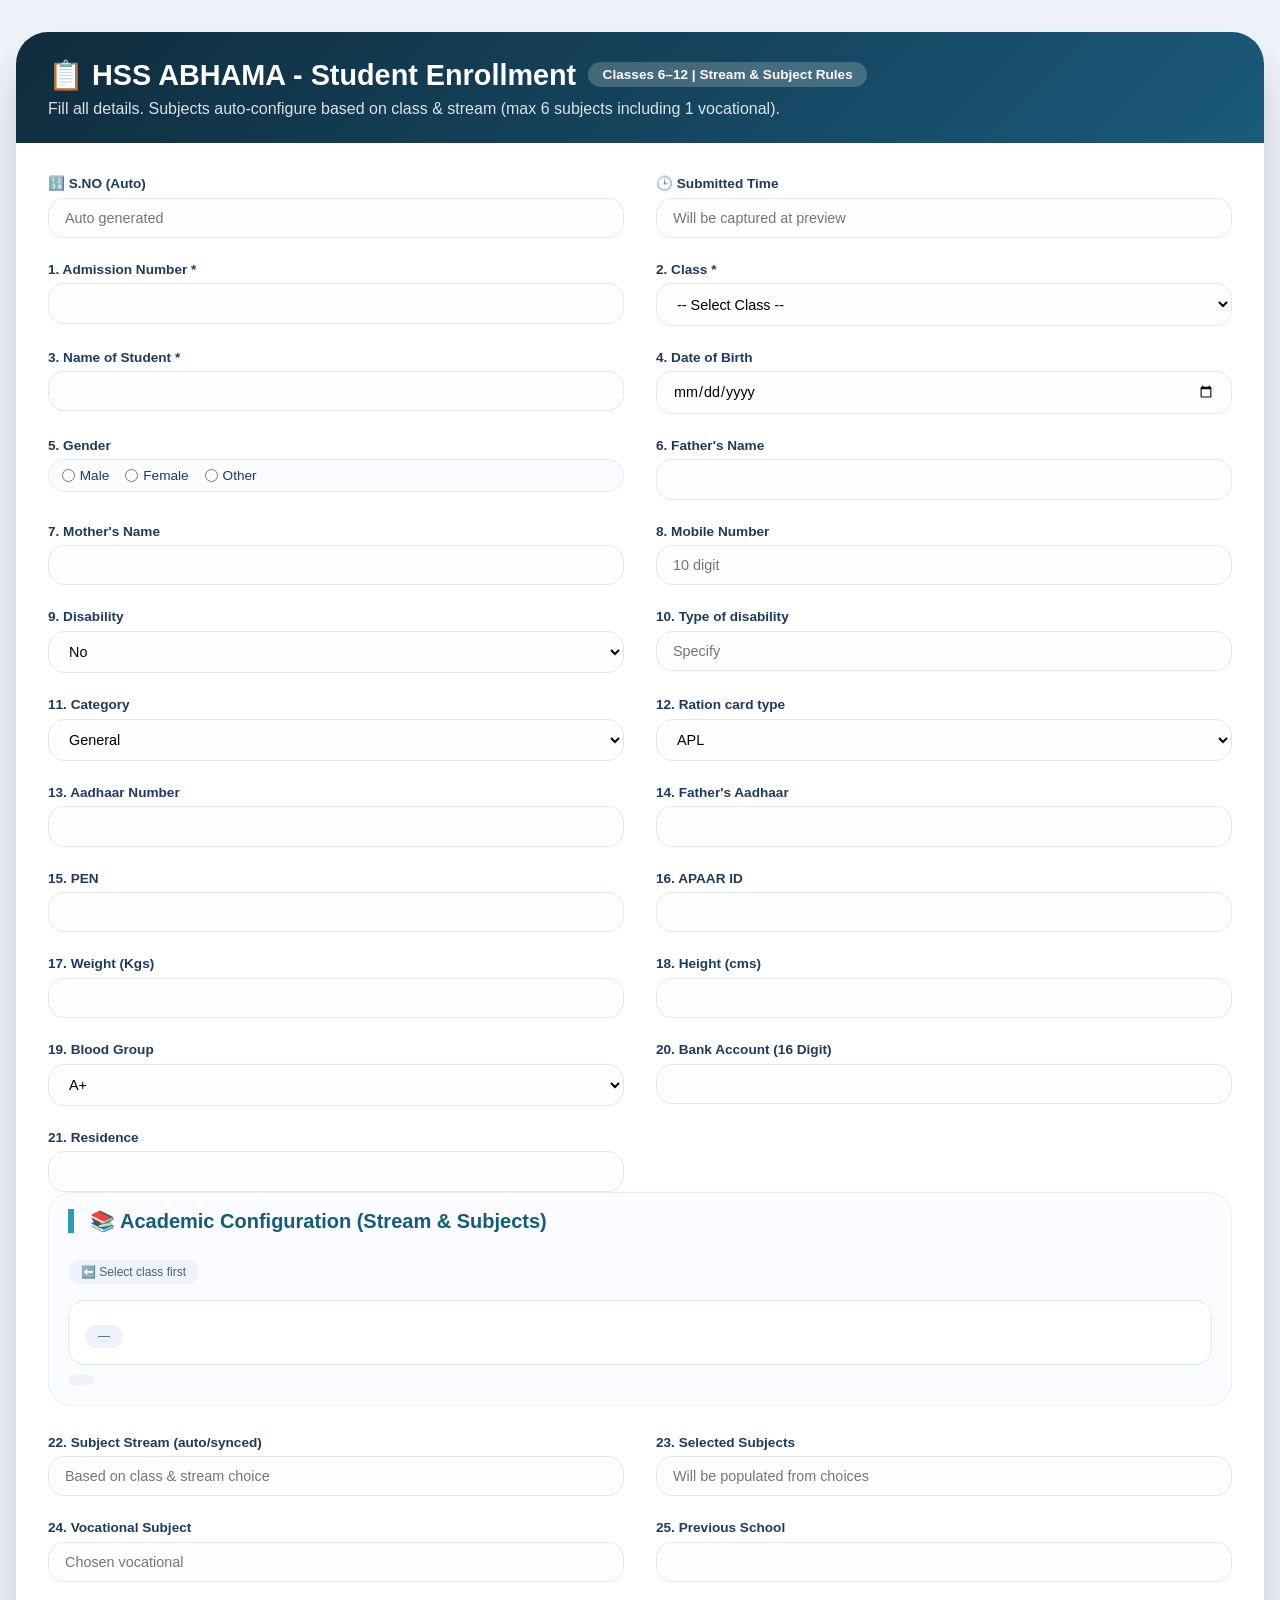
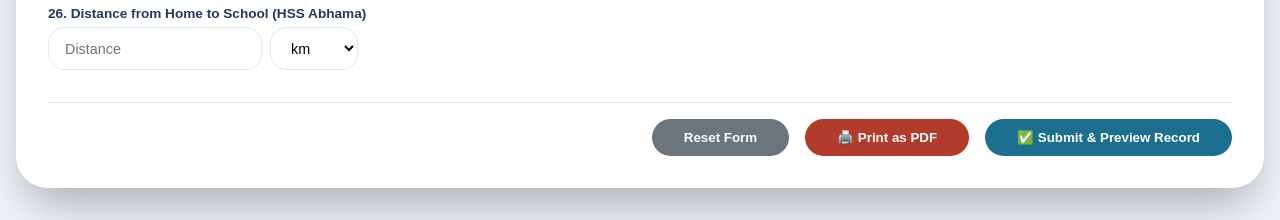
<file: admission.html>
<!DOCTYPE html>
<html lang="en">
<head>
    <meta charset="UTF-8">
    <meta name="viewport" content="width=device-width, initial-scale=1.0, user-scalable=yes">
    <title>HSS Abhama - Student Registration | Subject & Stream Selection</title>
    <style>
        * {
            margin: 0;
            padding: 0;
            box-sizing: border-box;
        }

        body {
            background: #eef2f9;
            font-family: 'Segoe UI', Roboto, 'Helvetica Neue', sans-serif;
            padding: 2rem 1rem;
        }

        .form-container {
            max-width: 1400px;
            margin: 0 auto;
            background: white;
            border-radius: 2rem;
            box-shadow: 0 25px 45px -12px rgba(0, 0, 0, 0.3);
            overflow: hidden;
        }

        .header {
            background: linear-gradient(135deg, #0f2c3d 0%, #1b5a7a 100%);
            padding: 1.6rem 2rem;
            color: white;
        }

        .header h1 {
            font-size: 1.8rem;
            font-weight: 600;
            display: flex;
            align-items: center;
            flex-wrap: wrap;
            gap: 12px;
        }

        .header h1 small {
            font-size: 0.85rem;
            background: rgba(255,255,255,0.2);
            padding: 0.3rem 0.9rem;
            border-radius: 40px;
        }

        .header p {
            margin-top: 0.5rem;
            opacity: 0.85;
        }

        form {
            padding: 2rem;
        }

        .two-columns {
            display: grid;
            grid-template-columns: repeat(auto-fit, minmax(380px, 1fr));
            gap: 1.5rem 2rem;
        }

        .field-group {
            display: flex;
            flex-direction: column;
            gap: 0.4rem;
        }

        .full-width {
            grid-column: 1 / -1;
        }

        label {
            font-weight: 700;
            color: #1e3a5f;
            font-size: 0.85rem;
            display: flex;
            align-items: center;
            gap: 6px;
        }

        input, select, textarea {
            padding: 0.7rem 1rem;
            border: 1.5px solid #e0e9f0;
            border-radius: 1rem;
            font-size: 0.9rem;
            font-family: inherit;
            transition: 0.2s;
            background: #fefefe;
        }

        input:focus, select:focus {
            border-color: #2c7da0;
            outline: none;
            box-shadow: 0 0 0 3px rgba(44,125,160,0.2);
        }

        .radio-group, .checkbox-group {
            display: flex;
            flex-wrap: wrap;
            gap: 1rem;
            align-items: center;
            background: #f9fbfe;
            padding: 0.5rem 0.8rem;
            border-radius: 1rem;
            border: 1px solid #e2edf2;
        }

        .radio-group label, .checkbox-group label {
            font-weight: 500;
            gap: 5px;
        }

        hr {
            margin: 1rem 0;
            border: 0;
            height: 2px;
            background: linear-gradient(90deg, #cbdde9, transparent);
        }

        .section-card {
            background: #fafcff;
            border-radius: 1.5rem;
            padding: 1rem 1.2rem;
            margin-bottom: 1.8rem;
            border: 1px solid #e6f0f5;
            box-shadow: 0 1px 3px rgba(0,0,0,0.03);
        }

        .section-title {
            font-size: 1.25rem;
            font-weight: 800;
            color: #145c7a;
            border-left: 6px solid #2c9ab3;
            padding-left: 1rem;
            margin-bottom: 1.2rem;
        }

        .subjects-panel {
            background: #ffffff;
            border-radius: 1rem;
            padding: 1rem;
            border: 1px solid #deeaf2;
            margin-top: 0.8rem;
        }

        .subjects-grid {
            display: flex;
            flex-wrap: wrap;
            gap: 1rem;
            margin-top: 0.6rem;
        }

        .subject-check {
            display: flex;
            align-items: center;
            gap: 0.5rem;
            background: #f3f9ff;
            padding: 0.3rem 0.9rem;
            border-radius: 2rem;
            border: 1px solid #cde0ec;
        }

        .subject-check input {
            width: 18px;
            height: 18px;
            margin: 0;
            accent-color: #1e6f5c;
        }

        .info-note {
            font-size: 0.75rem;
            color: #4a627a;
            margin-top: 0.5rem;
            background: #eef2fa;
            padding: 0.3rem 0.8rem;
            border-radius: 1rem;
            display: inline-block;
        }

        .error-msg {
            color: #c0392b;
            font-size: 0.7rem;
            margin-top: 4px;
        }

        .button-bar {
            display: flex;
            justify-content: flex-end;
            gap: 1rem;
            margin-top: 2rem;
            padding-top: 1rem;
            border-top: 1px solid #dce7ef;
            flex-wrap: wrap;
        }

        button {
            background: #1d6f8f;
            color: white;
            border: none;
            padding: 0.7rem 2rem;
            border-radius: 2rem;
            font-weight: 600;
            cursor: pointer;
            transition: 0.2s;
        }

        button.reset-btn {
            background: #6c757d;
        }

        button.pdf-btn {
            background: #b33b2c;
        }

        button.pdf-btn:hover {
            background: #8e2e22;
        }

        button:hover {
            background: #0d5470;
            transform: translateY(-2px);
        }

        .preview-card {
            background: #f0f6fa;
            margin: 0 2rem 2rem 2rem;
            border-radius: 1.5rem;
            border: 1px solid #cbe1ed;
            display: none;
        }

        .preview-header {
            background: #e3f0f5;
            padding: 1rem 1.5rem;
            font-weight: bold;
            font-size: 1.2rem;
            border-radius: 1.5rem 1.5rem 0 0;
        }

        .preview-content {
            padding: 1.5rem;
            max-height: 550px;
            overflow-y: auto;
        }

        table {
            width: 100%;
            border-collapse: collapse;
            font-size: 0.85rem;
        }

        td {
            padding: 0.6rem 0.4rem;
            border-bottom: 1px solid #cde0ea;
            vertical-align: top;
        }

        td:first-child {
            font-weight: 700;
            width: 38%;
            background: #fefefe;
        }

        /* PRINT STYLES - for PDF generation */
        @media print {
            body {
                background: white;
                padding: 0;
                margin: 0;
            }
            
            .form-container {
                box-shadow: none;
                border-radius: 0;
                max-width: 100%;
            }
            
            .header {
                background: #0f2c3d;
                -webkit-print-color-adjust: exact;
                print-color-adjust: exact;
            }
            
            .button-bar, .preview-card, .subjects-panel, #dynamicAcademicSection, 
            .radio-group, .subjects-grid, .info-note, button, .reset-btn, .pdf-btn,
            #previewBtn, .menu-icon, .nav-menu, .top-bar, footer, .social-links {
                display: none !important;
            }
            
            form {
                padding: 0.5rem;
            }
            
            input, select {
                border: none;
                border-bottom: 1px solid #000;
                border-radius: 0;
                padding: 0.2rem;
                background: transparent;
                -webkit-print-color-adjust: exact;
                print-color-adjust: exact;
            }
            
            .two-columns {
                gap: 0.5rem;
            }
            
            .field-group {
                margin-bottom: 0.3rem;
            }
            
            label {
                font-size: 0.75rem;
            }
            
            .section-card {
                display: none;
            }
            
            /* Show printable summary instead */
            .printable-summary {
                display: block !important;
                margin-top: 20px;
                padding: 15px;
                border: 1px solid #ccc;
            }
            
            .header h1 small {
                display: inline-block;
            }
        }
        
        .printable-summary {
            display: none;
        }
        
        /* PDF Preview Modal */
        .pdf-modal {
            display: none;
            position: fixed;
            top: 0;
            left: 0;
            width: 100%;
            height: 100%;
            background: rgba(0,0,0,0.7);
            z-index: 1000;
            justify-content: center;
            align-items: center;
        }
        
        .pdf-modal-content {
            background: white;
            width: 90%;
            max-width: 900px;
            max-height: 90vh;
            border-radius: 1rem;
            overflow: hidden;
            display: flex;
            flex-direction: column;
        }
        
        .pdf-modal-header {
            background: #1b5a7a;
            color: white;
            padding: 1rem;
            display: flex;
            justify-content: space-between;
            align-items: center;
        }
        
        .pdf-modal-body {
            padding: 1.5rem;
            overflow-y: auto;
            flex: 1;
        }
        
        .close-modal {
            background: none;
            border: none;
            color: white;
            font-size: 1.5rem;
            cursor: pointer;
            padding: 0 10px;
        }
        
        .modal-buttons {
            display: flex;
            gap: 1rem;
            justify-content: flex-end;
            padding: 1rem;
            border-top: 1px solid #e0e9f0;
        }
        
        .pdf-student-header {
            text-align: center;
            margin-bottom: 20px;
            padding-bottom: 10px;
            border-bottom: 2px solid #1b5a7a;
        }
        
        .pdf-student-header h2 {
            color: #1b5a7a;
            margin-bottom: 5px;
        }
        
        .pdf-info-grid {
            display: grid;
            grid-template-columns: repeat(2, 1fr);
            gap: 12px;
            margin-bottom: 20px;
        }
        
        .pdf-info-item {
            border-bottom: 1px solid #e0e9f0;
            padding: 8px 0;
        }
        
        .pdf-label {
            font-weight: 700;
            color: #1e3a5f;
            display: inline-block;
            min-width: 180px;
        }
        
        .pdf-value {
            color: #2c3e50;
        }
        
        @media (max-width: 600px) {
            .pdf-info-grid {
                grid-template-columns: 1fr;
            }
        }
    </style>
</head>
<body>
<div class="form-container">
    <div class="header">
        <h1>📋 HSS ABHAMA - Student Enrollment <small>Classes 6–12 | Stream & Subject Rules</small></h1>
        <p>Fill all details. Subjects auto-configure based on class & stream (max 6 subjects including 1 vocational).</p>
    </div>

    <form id="studentForm">
        <div class="two-columns">
            <!-- Basic Info -->
            <div class="field-group"><label>🔢 S.NO (Auto)</label><input type="text" id="snoField" readonly placeholder="Auto generated" disabled></div>
            <div class="field-group"><label>🕒 Submitted Time</label><input type="text" id="submittedTime" readonly placeholder="Will be captured at preview"></div>
            <div class="field-group"><label>1. Admission Number *</label><input type="text" id="admissionNo" required></div>
            <div class="field-group"><label>2. Class *</label><select id="classSelect" required><option value="">-- Select Class --</option><option>6</option><option>7</option><option>8</option><option>9</option><option>10</option><option>11</option><option>12</option></select></div>
            <div class="field-group"><label>3. Name of Student *</label><input type="text" id="studentName" required></div>
            <div class="field-group"><label>4. Date of Birth</label><input type="date" id="dob"></div>
            <div class="field-group"><label>5. Gender</label><div class="radio-group"><label><input type="radio" name="gender" value="Male"> Male</label><label><input type="radio" name="gender" value="Female"> Female</label><label><input type="radio" name="gender" value="Other"> Other</label></div></div>
            <div class="field-group"><label>6. Father's Name</label><input type="text" id="fatherName"></div>
            <div class="field-group"><label>7. Mother's Name</label><input type="text" id="motherName"></div>
            <div class="field-group"><label>8. Mobile Number</label><input type="tel" id="mobile" placeholder="10 digit"></div>
            <div class="field-group"><label>9. Disability</label><select id="disability"><option>No</option><option>Yes (Physical)</option><option>Yes (Visual)</option><option>Yes (Hearing)</option></select></div>
            <div class="field-group"><label>10. Type of disability</label><input type="text" id="disabilityType" placeholder="Specify"></div>
            <div class="field-group"><label>11. Category</label><select id="category"><option>General</option><option>OBC</option><option>SC</option><option>ST</option><option>EWS</option></select></div>
            <div class="field-group"><label>12. Ration card type</label><select id="rationCard"><option>APL</option><option>BPL</option><option>PHH</option><option>Antyodaya</option></select></div>
            <div class="field-group"><label>13. Aadhaar Number</label><input type="text" id="aadhaar" pattern="[0-9]{12}"></div>
            <div class="field-group"><label>14. Father's Aadhaar</label><input type="text" id="fatherAadhaar"></div>
            <div class="field-group"><label>15. PEN</label><input type="text" id="pen"></div>
            <div class="field-group"><label>16. APAAR ID</label><input type="text" id="apaar"></div>
            <div class="field-group"><label>17. Weight (Kgs)</label><input type="number" step="0.1" id="weight"></div>
            <div class="field-group"><label>18. Height (cms)</label><input type="number" step="0.5" id="height"></div>
            <div class="field-group"><label>19. Blood Group</label><select id="bloodGroup"><option>A+</option><option>A-</option><option>B+</option><option>B-</option><option>O+</option><option>O-</option><option>AB+</option><option>AB-</option></select></div>
            <div class="field-group"><label>20. Bank Account (16 Digit)</label><input type="text" id="bankAccount" maxlength="16"></div>
            <div class="field-group"><label>21. Residence</label><input type="text" id="residence"></div>
        </div>

        <!-- DYNAMIC STREAM & SUBJECTS SECTION (CLASS DEPENDENT) -->
        <div class="section-card" id="dynamicAcademicSection">
            <div class="section-title">📚 Academic Configuration (Stream & Subjects)</div>
            <div id="streamSelectionArea" style="margin-bottom: 1rem;"></div>
            <div id="subjectsSelectionArea" class="subjects-panel"></div>
            <div id="subjectFeedback" class="info-note" style="margin-top: 10px;"></div>
        </div>

        <!-- other fields 22 to 26 plus distance -->
        <div class="two-columns">
            <div class="field-group"><label>22. Subject Stream (auto/synced)</label><input type="text" id="streamDisplay" readonly placeholder="Based on class & stream choice"></div>
            <div class="field-group"><label>23. Selected Subjects</label><input type="text" id="subjectsListDisplay" readonly placeholder="Will be populated from choices"></div>
            <div class="field-group"><label>24. Vocational Subject</label><input type="text" id="vocationalDisplay" readonly placeholder="Chosen vocational"></div>
            <div class="field-group"><label>25. Previous School</label><input type="text" id="prevSchool"></div>
            <div class="field-group"><label>26. Distance from Home to School (HSS Abhama)</label><div style="display:flex; gap:8px;"><input type="number" step="0.1" id="distanceVal" placeholder="Distance"><select id="distanceUnit"><option>km</option><option>miles</option></select></div></div>
        </div>

        <div class="button-bar">
            <button type="button" class="reset-btn" onclick="resetAllFields()">Reset Form</button>
            <button type="button" class="pdf-btn" id="printPdfBtn">🖨️ Print as PDF</button>
            <button type="button" id="previewBtn">✅ Submit & Preview Record</button>
        </div>
    </form>

    <div id="previewContainer" class="preview-card">
        <div class="preview-header">📄 Enrollment Summary (Class & Subjects as per rules)</div>
        <div class="preview-content" id="previewContent"></div>
    </div>
</div>

<!-- PDF Modal -->
<div id="pdfModal" class="pdf-modal">
    <div class="pdf-modal-content">
        <div class="pdf-modal-header">
            <h3><i class="fas fa-print"></i> Student Registration - Print Preview</h3>
            <button class="close-modal" onclick="closePdfModal()">&times;</button>
        </div>
        <div class="pdf-modal-body" id="pdfModalBody">
            <!-- PDF content will be inserted here -->
        </div>
        <div class="modal-buttons">
            <button onclick="closePdfModal()" style="background:#6c757d;">Close</button>
            <button id="doPrintBtn" style="background:#1d6f8f;">🖨️ Print / Save as PDF</button>
        </div>
    </div>
</div>

<script>
    // ----- Subject & Stream logic according to rules -----
    const subjectDB = {
        generalMiddle: ["English", "Urdu", "Mathematics", "Science", "Social Science"],
        highCore: ["English", "Urdu", "Mathematics", "Science", "Social Science"],
        vocationalOptions: ["IT&ITES", "Electronics & Hardware"],
        scienceSubjects11_12: ["Physics", "Chemistry", "Biology", "Mathematics", "Physical Education", "Functional English"],
        artsSubjects11_12: ["Urdu", "Mathematics", "Political Science", "Education", "Physical Education", "Economics"]
    };

    let currentVocationalChoice = "";
    let currentStream = "";
    let currentSelectedSubjects = [];
    
    const classSelect = document.getElementById('classSelect');
    const streamSelectionDiv = document.getElementById('streamSelectionArea');
    const subjectsDiv = document.getElementById('subjectsSelectionArea');
    const feedbackSpan = document.getElementById('subjectFeedback');
    const streamDisplayInput = document.getElementById('streamDisplay');
    const subjectsListDisplay = document.getElementById('subjectsListDisplay');
    const vocationalDisplay = document.getElementById('vocationalDisplay');

    function renderStreamAndSubjects() {
        const selectedClass = classSelect.value;
        if (!selectedClass) {
            streamSelectionDiv.innerHTML = '<div class="info-note">⬅️ Select class first</div>';
            subjectsDiv.innerHTML = '<div class="info-note">—</div>';
            feedbackSpan.innerHTML = '';
            streamDisplayInput.value = '';
            subjectsListDisplay.value = '';
            vocationalDisplay.value = '';
            currentSelectedSubjects = [];
            return;
        }
        const classNum = parseInt(selectedClass);
        
        if (classNum >= 6 && classNum <= 8) {
            currentStream = "General (6-8)";
            streamDisplayInput.value = "General (Middle School)";
            const fixed = [...subjectDB.generalMiddle];
            currentSelectedSubjects = [...fixed];
            currentVocationalChoice = "";
            renderSubjectCheckboxes(fixed, false, null);
            streamSelectionDiv.innerHTML = `<div class="info-note">📌 Stream: General (Compulsory) - Classes 6-8</div>`;
            updateFinalDisplays();
            return;
        }
        
        if (classNum === 9 || classNum === 10) {
            currentStream = "General (9-10)";
            streamDisplayInput.value = "General (with Vocational option)";
            streamSelectionDiv.innerHTML = `
                <div class="info-note"><strong>Stream: General</strong> (Core: English, Urdu, Mathematics, Science, Social Science)</div>
                <div style="margin-top: 10px;"><label>📌 Vocational Subject (choose one, optional but counted in max 6):</label>
                <div class="radio-group" id="vocationalGroup9_10">
                    ${subjectDB.vocationalOptions.map(voc => `<label><input type="radio" name="vocational910" value="${voc}"> ${voc}</label>`).join('')}
                    <label><input type="radio" name="vocational910" value="none" checked> None</label>
                </div></div>
            `;
            const coreSubjects = [...subjectDB.highCore];
            setTimeout(() => {
                const radios = document.querySelectorAll('input[name="vocational910"]');
                radios.forEach(radio => {
                    radio.addEventListener('change', (e) => {
                        if (e.target.value !== "none") currentVocationalChoice = e.target.value;
                        else currentVocationalChoice = "";
                        buildHighSchoolSubjects(coreSubjects, currentVocationalChoice);
                    });
                });
            }, 10);
            buildHighSchoolSubjects(coreSubjects, currentVocationalChoice);
            return;
        }
        
        if (classNum === 11 || classNum === 12) {
            streamSelectionDiv.innerHTML = `
                <div><label>🎓 Select Stream for ${selectedClass}th:</label>
                <div class="radio-group" id="streamChoiceGroup">
                    <label><input type="radio" name="streamChoice" value="Science"> Science</label>
                    <label><input type="radio" name="streamChoice" value="Arts"> Arts</label>
                </div></div>
                <div id="vocationalSeniorSec" style="margin-top:12px;"></div>
            `;
            const streamRadios = document.querySelectorAll('input[name="streamChoice"]');
            streamRadios.forEach(r => r.addEventListener('change', (e) => {
                currentStream = e.target.value;
                streamDisplayInput.value = currentStream + ` (Class ${selectedClass})`;
                renderSeniorSubjects(currentStream);
            }));
            if (currentStream) {
                renderSeniorSubjects(currentStream);
            } else {
                subjectsDiv.innerHTML = '<div class="info-note">👈 Select Science or Arts first</div>';
                currentSelectedSubjects = [];
                updateFinalDisplays();
            }
            return;
        }
    }
    
    function buildHighSchoolSubjects(coreArray, vocational) {
        let finalSubjects = [...coreArray];
        let vocName = vocational;
        if (vocName && vocName !== "none") {
            if (!finalSubjects.includes(vocName)) finalSubjects.push(vocName);
        } else {
            finalSubjects = finalSubjects.filter(s => !subjectDB.vocationalOptions.includes(s));
        }
        currentSelectedSubjects = [...finalSubjects];
        currentVocationalChoice = vocName && vocName !== "none" ? vocName : "";
        renderSubjectCheckboxes(finalSubjects, false, null);
        const msg = `📘 Total ${finalSubjects.length} subjects (max 6). ${currentVocationalChoice ? 'Vocational: '+currentVocationalChoice : 'No vocational'}`;
        feedbackSpan.innerHTML = msg;
        updateFinalDisplays();
    }
    
    function renderSeniorSubjects(streamType) {
        let baseSubjects = (streamType === "Science") ? [...subjectDB.scienceSubjects11_12] : [...subjectDB.artsSubjects11_12];
        if (!baseSubjects.includes("English")) baseSubjects.unshift("English");
        baseSubjects = [...new Set(baseSubjects)];
        const vocContainer = document.getElementById('vocationalSeniorSec');
        if (vocContainer) {
            vocContainer.innerHTML = `<label>➕ Vocational Subject (optional, choose one):</label>
            <div class="radio-group" id="vocSeniorGroup">
                ${subjectDB.vocationalOptions.map(v => `<label><input type="radio" name="vocSenior" value="${v}"> ${v}</label>`).join('')}
                <label><input type="radio" name="vocSenior" value="" checked> None</label>
            </div>`;
            const vocRadios = document.querySelectorAll('input[name="vocSenior"]');
            vocRadios.forEach(r => r.addEventListener('change', (e) => {
                currentVocationalChoice = e.target.value || "";
                updateSeniorSubjectsWithVocational(streamType, currentVocationalChoice);
            }));
        }
        updateSeniorSubjectsWithVocational(streamType, currentVocationalChoice);
    }
    
    function updateSeniorSubjectsWithVocational(streamType, vocationalVal) {
        let base = (streamType === "Science") ? [...subjectDB.scienceSubjects11_12] : [...subjectDB.artsSubjects11_12];
        if (!base.includes("English")) base.unshift("English");
        base = [...new Set(base)];
        let finalSet = [...base];
        if (vocationalVal && vocationalVal !== "") {
            if (!finalSet.includes(vocationalVal)) finalSet.push(vocationalVal);
        } else {
            finalSet = finalSet.filter(s => !subjectDB.vocationalOptions.includes(s));
        }
        currentSelectedSubjects = [...finalSet];
        renderSubjectCheckboxes(finalSet, true, streamType);
        const vocMsg = vocationalVal ? `Vocational: ${vocationalVal}` : "No vocational";
        feedbackSpan.innerHTML = `📌 ${streamType} stream | You can select up to 6 subjects (including vocational). ${vocMsg}`;
        updateFinalDisplays();
    }
    
    function renderSubjectCheckboxes(subjectList, allowEdit = true, streamContext = null) {
        if (!subjectList.length) {
            subjectsDiv.innerHTML = '<div class="info-note">No subjects available</div>';
            return;
        }
        let html = `<div style="margin-bottom: 8px;"><strong>📖 Select subjects (max 6 total, including vocational if any):</strong></div><div class="subjects-grid" id="checkGrid">`;
        subjectList.forEach(sub => {
            const isVoc = subjectDB.vocationalOptions.includes(sub);
            const checkedAttr = currentSelectedSubjects.includes(sub) ? 'checked' : '';
            html += `<label class="subject-check"><input type="checkbox" value="${sub}" ${checkedAttr} class="subjCheckbox" data-sub="${sub}"> ${sub} ${isVoc ? '⭐(Voc)' : ''}</label>`;
        });
        html += `</div><div class="info-note" id="selectionCounter"></div>`;
        subjectsDiv.innerHTML = html;
        
        if (allowEdit) {
            const checkboxes = document.querySelectorAll('.subjCheckbox');
            const updateSelection = () => {
                let selected = Array.from(checkboxes).filter(cb => cb.checked).map(cb => cb.value);
                if (selected.length > 6) {
                    alert("Maximum 6 subjects can be selected (including vocational).");
                    const over = selected.length - 6;
                    let toUncheck = selected.slice(6);
                    checkboxes.forEach(cb => {
                        if (toUncheck.includes(cb.value) && cb.checked) cb.checked = false;
                    });
                    selected = Array.from(checkboxes).filter(cb => cb.checked).map(cb => cb.value);
                }
                currentSelectedSubjects = selected;
                const vocSelected = selected.find(s => subjectDB.vocationalOptions.includes(s));
                currentVocationalChoice = vocSelected || "";
                updateFinalDisplays();
                const counterSpan = document.getElementById('selectionCounter');
                if(counterSpan) counterSpan.innerText = `✔️ ${selected.length} subject(s) selected (max 6)`;
            };
            checkboxes.forEach(cb => cb.addEventListener('change', updateSelection));
            updateSelection();
        } else {
            const counterSpan = document.getElementById('selectionCounter');
            if(counterSpan) counterSpan.innerText = `📘 Fixed curriculum: ${currentSelectedSubjects.length} subjects`;
        }
    }
    
    function updateFinalDisplays() {
        subjectsListDisplay.value = currentSelectedSubjects.join(", ");
        vocationalDisplay.value = currentVocationalChoice || "None";
        if(currentStream) streamDisplayInput.value = currentStream;
        else if(classSelect.value >=6 && classSelect.value <=8) streamDisplayInput.value = "General (6-8)";
    }
    
    classSelect.addEventListener('change', () => {
        currentVocationalChoice = "";
        currentStream = "";
        renderStreamAndSubjects();
    });
    
    function getFormData() {
        const now = new Date().toLocaleString('en-IN');
        return {
            "S.NO": Math.floor(Math.random()*1000)+1,
            "Submitted Time": now,
            "1. Admission Number": document.getElementById('admissionNo').value,
            "2. Class": classSelect.value,
            "3. Name of Student": document.getElementById('studentName').value,
            "4. Date of Birth": document.getElementById('dob').value || '-',
            "5. Gender": document.querySelector('input[name="gender"]:checked')?.value || '-',
            "6. Father's Name": document.getElementById('fatherName').value || '-',
            "7. Mother's Name": document.getElementById('motherName').value || '-',
            "8. Mobile Number": document.getElementById('mobile').value || '-',
            "9. Disability": document.getElementById('disability').value,
            "10. Type of disability": document.getElementById('disabilityType').value || '-',
            "11. Category": document.getElementById('category').value,
            "12. Ration card type": document.getElementById('rationCard').value,
            "13. Aadhaar Number": document.getElementById('aadhaar').value || '-',
            "14. Father's Aadhaar": document.getElementById('fatherAadhaar').value || '-',
            "15. PEN": document.getElementById('pen').value || '-',
            "16. APAAR ID": document.getElementById('apaar').value || '-',
            "17. Weight": document.getElementById('weight').value ? document.getElementById('weight').value+' kg' : '-',
            "18. Height": document.getElementById('height').value ? document.getElementById('height').value+' cm' : '-',
            "19. Blood Group": document.getElementById('bloodGroup').value,
            "20. Bank Account": document.getElementById('bankAccount').value || '-',
            "21. Residence": document.getElementById('residence').value || '-',
            "22. Subject Stream": streamDisplayInput.value,
            "23. Selected Subjects": subjectsListDisplay.value,
            "24. Vocational Subject": vocationalDisplay.value,
            "25. Previous School": document.getElementById('prevSchool').value || '-',
            "26. Distance from Home to School": document.getElementById('distanceVal').value ? `${document.getElementById('distanceVal').value} ${document.getElementById('distanceUnit').value}` : '-'
        };
    }
    
    function showPreview() {
        const admission = document.getElementById('admissionNo').value.trim();
        const classVal = classSelect.value;
        const sname = document.getElementById('studentName').value.trim();
        if(!admission || !classVal || !sname) { alert("Please fill Admission Number, Class, and Student Name"); return; }
        if(classVal >=6 && classVal <=12 && currentSelectedSubjects.length === 0) { alert("Please select subjects according to stream/class rules"); return; }
        const data = getFormData();
        const rows = Object.entries(data).map(([key,val]) => `<tr><td style="font-weight:700; width:38%">${key}</td><td>${val}</td></tr>`).join('');
        document.getElementById('previewContent').innerHTML = `<table>${rows}<tr><div style="margin-top:12px; background:#e4f0e8; padding:8px; border-radius:12px;">✅ Record complies with subject rules (max 6 subjects).</div>`;
        document.getElementById('previewContainer').style.display = 'block';
        document.getElementById('previewContainer').scrollIntoView({ behavior: 'smooth' });
        document.getElementById('submittedTime').value = data["Submitted Time"];
    }
    
    function generatePDFHTML() {
        const data = getFormData();
        let html = `
            <div class="pdf-student-header">
                <h2>🏫 HSS ABHAMA - Student Registration Form</h2>
                <p>Government Higher Secondary School Abhama | Academic Session 2025-26</p>
                <p><strong>Registration Date:</strong> ${data["Submitted Time"]}</p>
            </div>
            <div class="pdf-info-grid">
        `;
        for (const [key, value] of Object.entries(data)) {
            html += `
                <div class="pdf-info-item">
                    <span class="pdf-label">${key}:</span>
                    <span class="pdf-value">${value || '-'}</span>
                </div>
            `;
        }
        html += `
            </div>
            <div style="margin-top: 30px; text-align: center; font-size: 12px; color: #666; border-top: 1px solid #ccc; padding-top: 15px;">
                <p>This is a computer-generated document. Signature not required for online submission.</p>
                <p>© HSS Abhama | PM SHRI School | Empowering Futures</p>
            </div>
        `;
        return html;
    }
    
    function openPdfModal() {
        const admission = document.getElementById('admissionNo').value.trim();
        const classVal = classSelect.value;
        const sname = document.getElementById('studentName').value.trim();
        if(!admission || !classVal || !sname) { 
            alert("Please fill Admission Number, Class, and Student Name before generating PDF"); 
            return; 
        }
        if(classVal >=6 && classVal <=12 && currentSelectedSubjects.length === 0) { 
            alert("Please select subjects according to stream/class rules before generating PDF"); 
            return; 
        }
        
        const pdfHTML = generatePDFHTML();
        document.getElementById('pdfModalBody').innerHTML = pdfHTML;
        document.getElementById('pdfModal').style.display = 'flex';
    }
    
    function closePdfModal() {
        document.getElementById('pdfModal').style.display = 'none';
    }
    
    function printPDF() {
        const printContent = document.getElementById('pdfModalBody').innerHTML;
        const printWindow = window.open('', '_blank');
        printWindow.document.write(`
            <!DOCTYPE html>
            <html>
            <head>
                <title>HSS Abhama - Student Registration PDF</title>
                <meta charset="UTF-8">
                <style>
                    * { margin: 0; padding: 0; box-sizing: border-box; }
                    body { font-family: 'Segoe UI', Arial, sans-serif; padding: 30px; background: white; }
                    .pdf-student-header { text-align: center; margin-bottom: 25px; padding-bottom: 15px; border-bottom: 3px solid #1b5a7a; }
                    .pdf-student-header h2 { color: #1b5a7a; margin-bottom: 8px; }
                    .pdf-info-grid { display: grid; grid-template-columns: repeat(2, 1fr); gap: 12px; margin-bottom: 25px; }
                    .pdf-info-item { border-bottom: 1px solid #e0e9f0; padding: 10px 0; }
                    .pdf-label { font-weight: 700; color: #1e3a5f; display: inline-block; min-width: 200px; }
                    .pdf-value { color: #2c3e50; }
                    @media print {
                        body { padding: 20px; }
                        .pdf-info-grid { grid-template-columns: repeat(2, 1fr); }
                    }
                    @media (max-width: 600px) {
                        .pdf-info-grid { grid-template-columns: 1fr; }
                    }
                </style>
            </head>
            <body>
                ${printContent}
                <script>
                    window.onload = function() { window.print(); setTimeout(function(){ window.close(); }, 500); };
                <\/script>
            </body>
            </html>
        `);
        printWindow.document.close();
    }
    
    function resetAllFields() {
        document.getElementById('studentForm').reset();
        currentSelectedSubjects = [];
        currentVocationalChoice = "";
        currentStream = "";
        streamSelectionDiv.innerHTML = '';
        subjectsDiv.innerHTML = '<div class="info-note">—</div>';
        streamDisplayInput.value = '';
        subjectsListDisplay.value = '';
        vocationalDisplay.value = '';
        feedbackSpan.innerHTML = '';
        document.getElementById('previewContainer').style.display = 'none';
        if(classSelect) classSelect.dispatchEvent(new Event('change'));
    }
    
    document.getElementById('previewBtn').addEventListener('click', showPreview);
    document.getElementById('printPdfBtn').addEventListener('click', openPdfModal);
    document.getElementById('doPrintBtn').addEventListener('click', printPDF);
    window.addEventListener('load', () => { resetAllFields(); });
</script>
</body>
</html>
</file>
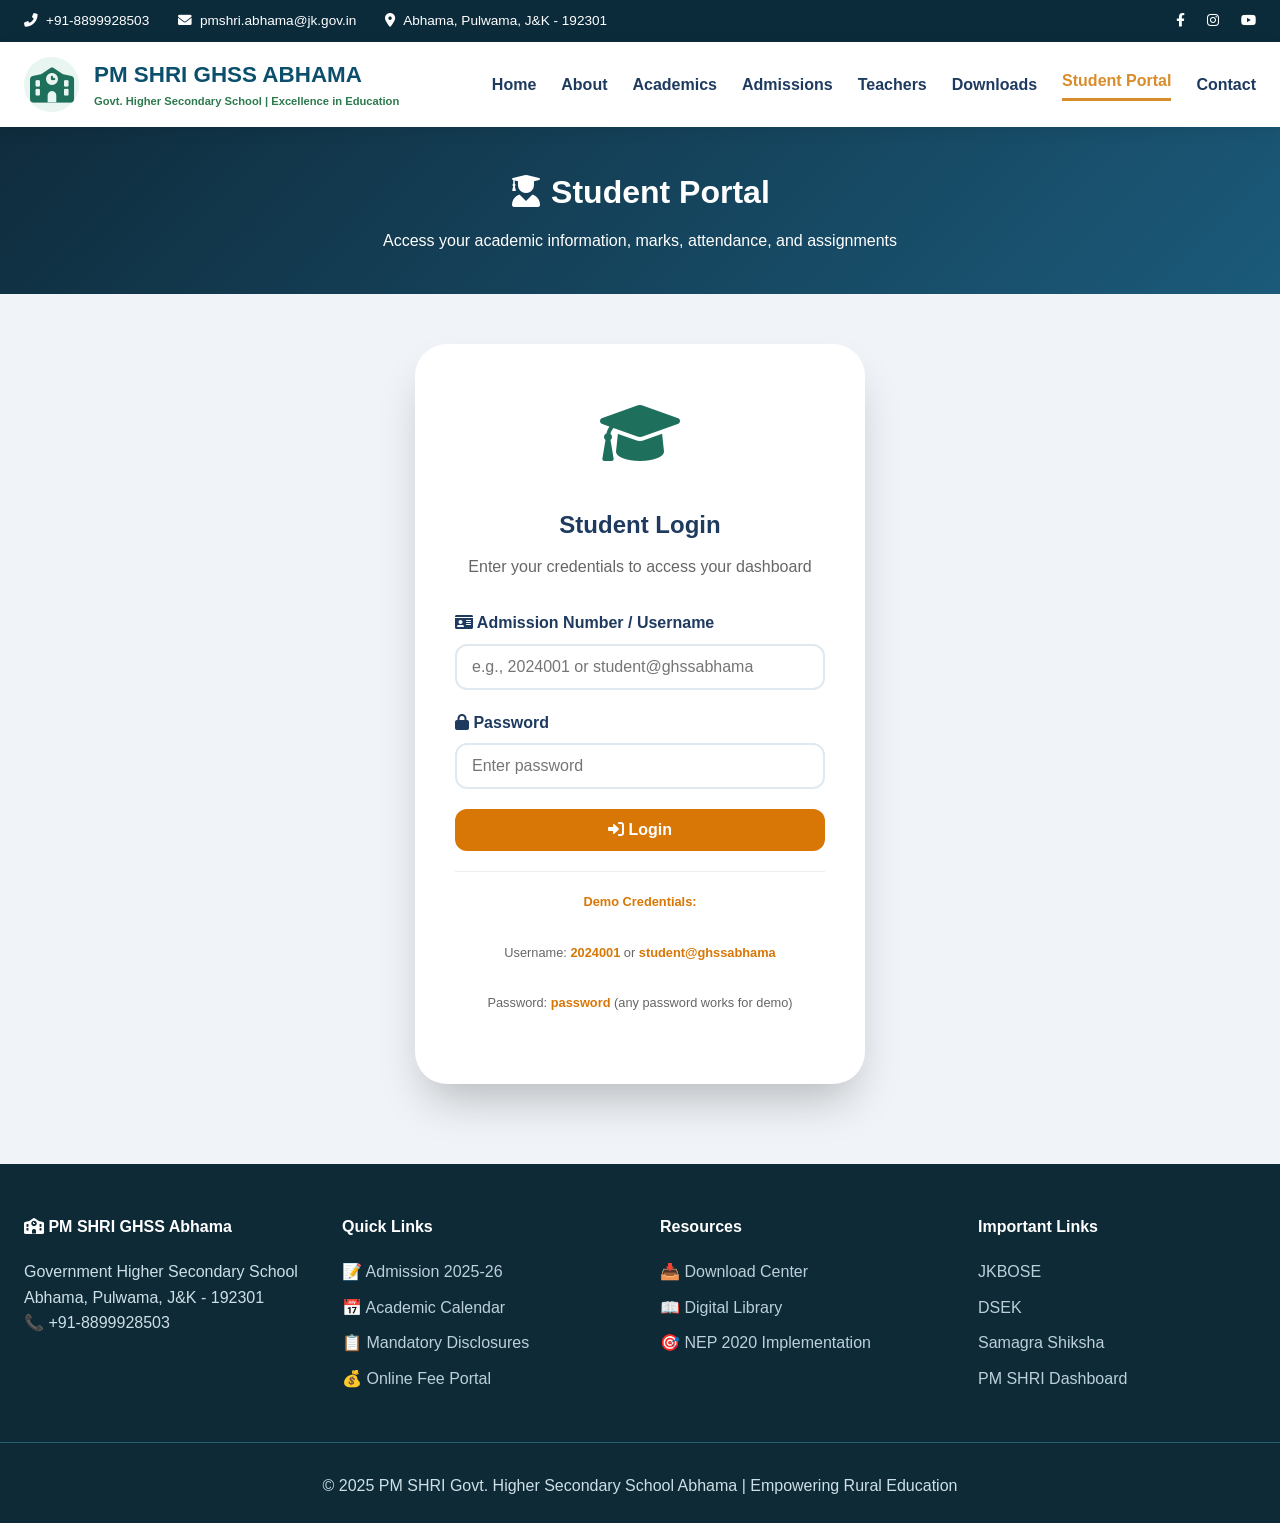
<file: dashboard.html>
<!DOCTYPE html>
<html lang="en">

<head>
    <meta charset="UTF-8">
    <meta name="viewport" content="width=device-width, initial-scale=1.0, user-scalable=yes">
    <title>PM SHRI GHSS Abhama - Student Dashboard | Login Portal</title>
    <link rel="stylesheet" href="https://cdnjs.cloudflare.com/ajax/libs/font-awesome/6.0.0-beta3/css/all.min.css">
    <style>
        * {
            margin: 0;
            padding: 0;
            box-sizing: border-box;
        }

        body {
            font-family: 'Segoe UI', Tahoma, Geneva, Verdana, sans-serif;
            background: #f0f4f8;
            color: #1a2c3e;
            line-height: 1.6;
        }

        .container {
            max-width: 1280px;
            margin: 0 auto;
            padding: 0 24px;
        }

        /* Top Bar */
        .top-bar {
            background: #0b2b3b;
            color: white;
            padding: 10px 0;
            font-size: 0.85rem;
        }

        .top-bar .container {
            display: flex;
            justify-content: space-between;
            flex-wrap: wrap;
            gap: 15px;
        }

        .contact-info span {
            margin-right: 25px;
            display: inline-flex;
            align-items: center;
            gap: 8px;
        }

        .social-links a {
            color: white;
            margin-left: 18px;
            transition: 0.3s;
        }

        .social-links a:hover {
            color: #ffcd7e;
        }

        /* Header */
        .main-header {
            background: white;
            box-shadow: 0 4px 15px rgba(0, 0, 0, 0.08);
            position: sticky;
            top: 0;
            z-index: 1000;
        }

        .nav-container {
            display: flex;
            align-items: center;
            justify-content: space-between;
            flex-wrap: wrap;
            padding: 15px 24px;
            max-width: 1280px;
            margin: 0 auto;
        }

        .logo-area {
            display: flex;
            align-items: center;
            gap: 15px;
        }

        .logo-icon {
            font-size: 2.2rem;
            color: #1e6f5c;
            background: #e8f5f0;
            width: 55px;
            height: 55px;
            display: flex;
            align-items: center;
            justify-content: center;
            border-radius: 50%;
        }

        .logo-text h1 {
            font-size: 1.4rem;
            font-weight: 800;
            color: #0b4f6c;
        }

        .logo-text p {
            font-size: 0.7rem;
            font-weight: 600;
            color: #2c7a4d;
        }

        .nav-menu {
            display: flex;
            gap: 25px;
            align-items: center;
            flex-wrap: wrap;
        }

        .nav-menu a {
            text-decoration: none;
            font-weight: 600;
            color: #1e3a5f;
            transition: 0.3s;
            cursor: pointer;
        }

        .nav-menu a:hover,
        .nav-menu a.active {
            color: #d98c2b;
            border-bottom: 3px solid #d98c2b;
            padding-bottom: 4px;
        }

        .btn-admission {
            background: linear-gradient(95deg, #1a6d58, #23967c);
            color: white !important;
            padding: 8px 20px !important;
            border-radius: 40px;
            border-bottom: none !important;
        }

        .menu-icon {
            display: none;
            font-size: 1.8rem;
            cursor: pointer;
            color: #1e5a7a;
        }

        /* Page Header */
        .page-header {
            background: linear-gradient(135deg, #0f2c3d 0%, #1b5a7a 100%);
            padding: 40px 0;
            color: white;
            text-align: center;
        }

        .page-header h1 {
            font-size: 2rem;
            margin-bottom: 10px;
        }

        /* Login Container */
        .login-container {
            min-height: 60vh;
            display: flex;
            align-items: center;
            justify-content: center;
            padding: 50px 20px;
        }

        .login-card {
            background: white;
            border-radius: 2rem;
            box-shadow: 0 25px 45px -12px rgba(0, 0, 0, 0.25);
            max-width: 450px;
            width: 100%;
            padding: 40px;
            text-align: center;
        }

        .login-icon {
            font-size: 4rem;
            color: #1e6f5c;
            margin-bottom: 20px;
        }

        .login-card h2 {
            color: #1e3a5f;
            margin-bottom: 10px;
        }

        .login-card p {
            color: #666;
            margin-bottom: 30px;
        }

        .input-group {
            margin-bottom: 20px;
            text-align: left;
        }

        .input-group label {
            display: block;
            margin-bottom: 8px;
            font-weight: 600;
            color: #1e3a5f;
        }

        .input-group input {
            width: 100%;
            padding: 12px 15px;
            border: 2px solid #e0e9f0;
            border-radius: 12px;
            font-size: 1rem;
            transition: 0.3s;
        }

        .input-group input:focus {
            border-color: #d97706;
            outline: none;
        }

        .login-btn {
            width: 100%;
            background: #d97706;
            color: white;
            border: none;
            padding: 12px;
            border-radius: 12px;
            font-size: 1rem;
            font-weight: 600;
            cursor: pointer;
            transition: 0.3s;
        }

        .login-btn:hover {
            background: #b95f05;
            transform: translateY(-2px);
        }

        .demo-credentials {
            margin-top: 20px;
            padding-top: 20px;
            border-top: 1px solid #eee;
            font-size: 0.8rem;
            color: #666;
        }

        .demo-credentials strong {
            color: #d97706;
        }

        /* Dashboard Container */
        .dashboard-container {
            display: none;
            padding: 30px 0;
        }

        /* Welcome Banner */
        .welcome-banner {
            background: linear-gradient(135deg, #1e6f5c, #23967c);
            color: white;
            padding: 25px;
            border-radius: 20px;
            margin-bottom: 30px;
            display: flex;
            justify-content: space-between;
            align-items: center;
            flex-wrap: wrap;
            gap: 15px;
        }

        .welcome-text h2 {
            margin-bottom: 5px;
        }

        .logout-btn {
            background: rgba(255, 255, 255, 0.2);
            border: none;
            color: white;
            padding: 10px 20px;
            border-radius: 40px;
            cursor: pointer;
            font-weight: 600;
        }

        .logout-btn:hover {
            background: rgba(255, 255, 255, 0.3);
        }

        /* Stats Grid */
        .stats-grid {
            display: grid;
            grid-template-columns: repeat(auto-fit, minmax(200px, 1fr));
            gap: 20px;
            margin-bottom: 30px;
        }

        .stat-card {
            background: white;
            border-radius: 20px;
            padding: 20px;
            text-align: center;
            box-shadow: 0 5px 15px rgba(0, 0, 0, 0.05);
        }

        .stat-card i {
            font-size: 2rem;
            color: #d97706;
            margin-bottom: 10px;
        }

        .stat-card .stat-value {
            font-size: 1.8rem;
            font-weight: 800;
            color: #1e3a5f;
        }

        .stat-card .stat-label {
            color: #666;
            font-size: 0.85rem;
        }

        /* Dashboard Grid */
        .dashboard-grid {
            display: grid;
            grid-template-columns: repeat(auto-fit, minmax(350px, 1fr));
            gap: 25px;
            margin-bottom: 30px;
        }

        .dashboard-card {
            background: white;
            border-radius: 20px;
            padding: 20px;
            box-shadow: 0 5px 15px rgba(0, 0, 0, 0.05);
        }

        .card-header {
            display: flex;
            justify-content: space-between;
            align-items: center;
            margin-bottom: 20px;
            padding-bottom: 10px;
            border-bottom: 2px solid #e0e9f0;
        }

        .card-header h3 {
            color: #1e3a5f;
        }

        .card-header i {
            color: #d97706;
            font-size: 1.3rem;
        }

        /* Marks Table */
        .marks-table {
            width: 100%;
            border-collapse: collapse;
        }

        .marks-table th,
        .marks-table td {
            padding: 10px;
            text-align: left;
            border-bottom: 1px solid #eee;
        }

        .marks-table th {
            color: #1e3a5f;
            font-weight: 600;
        }

        /* Attendance List */
        .attendance-item {
            display: flex;
            justify-content: space-between;
            padding: 10px 0;
            border-bottom: 1px solid #eee;
        }

        .attendance-subject {
            font-weight: 600;
        }

        .attendance-percent {
            color: #1e6f5c;
            font-weight: 700;
        }

        /* Assignments */
        .assignment-item {
            padding: 12px 0;
            border-bottom: 1px solid #eee;
        }

        .assignment-title {
            font-weight: 600;
            margin-bottom: 5px;
        }

        .assignment-due {
            font-size: 0.75rem;
            color: #d97706;
        }

        .assignment-status {
            display: inline-block;
            padding: 2px 10px;
            border-radius: 20px;
            font-size: 0.7rem;
            margin-top: 5px;
        }

        .status-pending {
            background: #fff3e0;
            color: #d97706;
        }

        .status-submitted {
            background: #e0f5e8;
            color: #1e6f5c;
        }

        /* Fee Status */
        .fee-item {
            display: flex;
            justify-content: space-between;
            padding: 12px 0;
            border-bottom: 1px solid #eee;
        }

        .fee-paid {
            color: #1e6f5c;
            font-weight: 700;
        }

        .fee-pending {
            color: #d97706;
            font-weight: 700;
        }

        /* Footer */
        footer {
            background: #0e2a36;
            color: #cddfe6;
            padding: 50px 0 25px;
            margin-top: 30px;
        }

        .footer-grid {
            display: grid;
            grid-template-columns: repeat(auto-fit, minmax(230px, 1fr));
            gap: 40px;
            margin-bottom: 40px;
        }

        .footer-col h4 {
            color: white;
            margin-bottom: 20px;
        }

        .footer-col a {
            color: #bcd0da;
            text-decoration: none;
            display: block;
            margin-bottom: 10px;
            transition: 0.3s;
        }

        .footer-col a:hover {
            color: #ffcd7e;
            padding-left: 5px;
        }

        .copyright {
            text-align: center;
            padding-top: 30px;
            border-top: 1px solid #235f6e;
        }

        @media (max-width: 900px) {
            .nav-menu {
                display: none;
                width: 100%;
                flex-direction: column;
                background: white;
                padding: 20px 0;
            }

            .nav-menu.show {
                display: flex;
            }

            .menu-icon {
                display: block;
            }

            .dashboard-grid {
                grid-template-columns: 1fr;
            }
        }
    </style>
</head>

<body>
    <!-- Top Bar -->
    <div class="top-bar">
        <div class="container">
            <div class="contact-info">
                <span><i class="fas fa-phone-alt"></i> +91-8899928503</span>
                <span><i class="fas fa-envelope"></i> pmshri.abhama@jk.gov.in</span>
                <span><i class="fas fa-map-marker-alt"></i> Abhama, Pulwama, J&K - 192301</span>
            </div>
            <div class="social-links">
                <a href="#"><i class="fab fa-facebook-f"></i></a>
                <a href="#"><i class="fab fa-instagram"></i></a>
                <a href="#"><i class="fab fa-youtube"></i></a>
            </div>
        </div>
    </div>

    <!-- Header -->
    <header class="main-header">
        <div class="nav-container">
            <div class="logo-area">
                <div class="logo-icon"><i class="fas fa-school"></i></div>
                <div class="logo-text">
                    <h1>PM SHRI GHSS ABHAMA</h1>
                    <p>Govt. Higher Secondary School | Excellence in Education</p>
                </div>
            </div>
            <div class="menu-icon" id="menuToggle"><i class="fas fa-bars"></i></div>
            <nav class="nav-menu" id="navMenu">
                <a href="index.html">Home</a>
                <a href="index.html#about">About</a>
                <a href="index.html#academics">Academics</a>
                <a href="admission.html">Admissions</a>
                <a href="teachers.html">Teachers</a>
                <a href="downloads.html">Downloads</a>
                <a href="#" class="active">Student Portal</a>
                <a href="index.html#contact">Contact</a>
            </nav>
        </div>
    </header>

    <!-- Page Header -->
    <section class="page-header">
        <div class="container">
            <h1><i class="fas fa-user-graduate"></i> Student Portal</h1>
            <p>Access your academic information, marks, attendance, and assignments</p>
        </div>
    </section>

    <!-- Login Section -->
    <div id="loginSection" class="login-container">
        <div class="login-card">
            <div class="login-icon">
                <i class="fas fa-graduation-cap"></i>
            </div>
            <h2>Student Login</h2>
            <p>Enter your credentials to access your dashboard</p>
            <form id="loginForm">
                <div class="input-group">
                    <label><i class="fas fa-id-card"></i> Admission Number / Username</label>
                    <input type="text" id="username" placeholder="e.g., 2024001 or student@ghssabhama" required>
                </div>
                <div class="input-group">
                    <label><i class="fas fa-lock"></i> Password</label>
                    <input type="password" id="password" placeholder="Enter password" required>
                </div>
                <button type="submit" class="login-btn"><i class="fas fa-sign-in-alt"></i> Login</button>
            </form>
            <div class="demo-credentials">
                <p><strong>Demo Credentials:</strong></p>
                <p>Username: <strong>2024001</strong> or <strong>student@ghssabhama</strong></p>
                <p>Password: <strong>password</strong> (any password works for demo)</p>
            </div>
        </div>
    </div>

    <!-- Dashboard Section (Hidden by default) -->
    <div id="dashboardSection" class="dashboard-container">
        <div class="container">
            <!-- Welcome Banner -->
            <div class="welcome-banner">
                <div class="welcome-text">
                    <h2 id="studentName">Welcome, Student!</h2>
                    <p id="studentClass">Class 11th - Science | Roll No: 001</p>
                </div>
                <button class="logout-btn" onclick="logout()"><i class="fas fa-sign-out-alt"></i> Logout</button>
            </div>

            <!-- Stats Grid -->
            <div class="stats-grid">
                <div class="stat-card">
                    <i class="fas fa-percent"></i>
                    <div class="stat-value" id="attendanceStat">85%</div>
                    <div class="stat-label">Overall Attendance</div>
                </div>
                <div class="stat-card">
                    <i class="fas fa-chart-line"></i>
                    <div class="stat-value" id="marksStat">78.5%</div>
                    <div class="stat-label">Overall Percentage</div>
                </div>
                <div class="stat-card">
                    <i class="fas fa-tasks"></i>
                    <div class="stat-value" id="assignmentsStat">3</div>
                    <div class="stat-label">Pending Assignments</div>
                </div>
                <div class="stat-card">
                    <i class="fas fa-rupee-sign"></i>
                    <div class="stat-value" id="feeStat">₹5,000</div>
                    <div class="stat-label">Fee Pending</div>
                </div>
            </div>

            <!-- Dashboard Grid -->
            <div class="dashboard-grid">
                <!-- Marks Card -->
                <div class="dashboard-card">
                    <div class="card-header">
                        <h3><i class="fas fa-chart-simple"></i> Examination Marks</h3>
                        <i class="fas fa-graduation-cap"></i>
                    </div>
                    <table class="marks-table" id="marksTable">
                        <thead>
                            <tr>
                                <th>Subject</th>
                                <th>Marks</th>
                                <th>Grade</th>
                            </tr>
                        </thead>
                        <tbody id="marksBody"></tbody>
                    </table>
                </div>

                <!-- Attendance Card -->
                <div class="dashboard-card">
                    <div class="card-header">
                        <h3><i class="fas fa-calendar-check"></i> Subject-wise Attendance</h3>
                        <i class="fas fa-calendar-alt"></i>
                    </div>
                    <div id="attendanceList"></div>
                </div>

                <!-- Assignments Card -->
                <div class="dashboard-card">
                    <div class="card-header">
                        <h3><i class="fas fa-tasks"></i> Upcoming Assignments</h3>
                        <i class="fas fa-clock"></i>
                    </div>
                    <div id="assignmentsList"></div>
                </div>

                <!-- Fee Status Card -->
                <div class="dashboard-card">
                    <div class="card-header">
                        <h3><i class="fas fa-wallet"></i> Fee Status</h3>
                        <i class="fas fa-rupee-sign"></i>
                    </div>
                    <div id="feeList"></div>
                </div>
            </div>
        </div>
    </div>

    <!-- Footer -->
    <footer>
        <div class="container footer-grid">
            <div class="footer-col">
                <h4><i class="fas fa-school"></i> PM SHRI GHSS Abhama</h4>
                <p>Government Higher Secondary School</p>
                <p>Abhama, Pulwama, J&K - 192301</p>
                <p>📞 +91-8899928503</p>
            </div>
            <div class="footer-col">
                <h4>Quick Links</h4>
                <a href="admission.html">📝 Admission 2025-26</a>
                <a href="#">📅 Academic Calendar</a>
                <a href="#">📋 Mandatory Disclosures</a>
                <a href="#">💰 Online Fee Portal</a>
            </div>
            <div class="footer-col">
                <h4>Resources</h4>
                <a href="downloads.html">📥 Download Center</a>
                <a href="#">📖 Digital Library</a>
                <a href="#">🎯 NEP 2020 Implementation</a>
            </div>
            <div class="footer-col">
                <h4>Important Links</h4>
                <a href="#">JKBOSE</a>
                <a href="#">DSEK</a>
                <a href="#">Samagra Shiksha</a>
                <a href="#">PM SHRI Dashboard</a>
            </div>
        </div>
        <div class="copyright">
            <p>© 2025 PM SHRI Govt. Higher Secondary School Abhama | Empowering Rural Education</p>
        </div>
    </footer>

    <script>
        // Student Data for Demo
        const studentData = {
            name: "Mohd Amaan Bhat",
            class: "Class 11th - Science",
            rollNo: "2024001",
            admissionNo: "2024001",

            // Marks Data
            marks: [
                { subject: "Physics", marks: 78, grade: "B+" },
                { subject: "Chemistry", marks: 82, grade: "A-" },
                { subject: "Mathematics", marks: 75, grade: "B+" },
                { subject: "English", marks: 85, grade: "A" },
                { subject: "Physical Education", marks: 90, grade: "A+" }
            ],

            // Attendance Data
            attendance: [
                { subject: "Physics", percentage: 82 },
                { subject: "Chemistry", percentage: 78 },
                { subject: "Mathematics", percentage: 85 },
                { subject: "English", percentage: 92 },
                { subject: "Physical Education", percentage: 88 }
            ],

            // Assignments
            assignments: [
                { title: "Physics Practical File", dueDate: "2025-04-15", status: "pending" },
                { title: "Chemistry Project - Environmental Chemistry", dueDate: "2025-04-20", status: "pending" },
                { title: "Mathematics Assignment - Calculus", dueDate: "2025-04-10", status: "submitted" },
                { title: "English Essay - Climate Change", dueDate: "2025-04-18", status: "pending" }
            ],

            // Fee Details
            feeDetails: [
                { item: "Tuition Fee", amount: 2500, status: "paid", dueDate: "2025-03-15" },
                { item: "Exam Fee", amount: 1500, status: "paid", dueDate: "2025-03-20" },
                { item: "Library Fee", amount: 500, status: "paid", dueDate: "2025-03-10" },
                { item: "Annual Charges", amount: 2000, status: "pending", dueDate: "2025-04-30" },
                { item: "Sports Fee", amount: 500, status: "pending", dueDate: "2025-04-25" }
            ]
        };

        function calculateOverallPercentage() {
            const totalMarks = studentData.marks.reduce((sum, m) => sum + m.marks, 0);
            return (totalMarks / studentData.marks.length).toFixed(1);
        }

        function calculateOverallAttendance() {
            const totalAttendance = studentData.attendance.reduce((sum, a) => sum + a.percentage, 0);
            return Math.round(totalAttendance / studentData.attendance.length);
        }

        function countPendingAssignments() {
            return studentData.assignments.filter(a => a.status === "pending").length;
        }

        function calculatePendingFee() {
            return studentData.feeDetails.filter(f => f.status === "pending").reduce((sum, f) => sum + f.amount, 0);
        }

        function renderDashboard() {
            // Update Stats
            document.getElementById('attendanceStat').innerText = calculateOverallAttendance() + "%";
            document.getElementById('marksStat').innerText = calculateOverallPercentage() + "%";
            document.getElementById('assignmentsStat').innerText = countPendingAssignments();
            document.getElementById('feeStat').innerText = "₹" + calculatePendingFee().toLocaleString();

            // Render Marks Table
            const marksBody = document.getElementById('marksBody');
            marksBody.innerHTML = studentData.marks.map(m => `
                <tr><td>${m.subject}</td><td>${m.marks}</td><td>${m.grade}</td></tr>
            `).join('');

            // Render Attendance List
            const attendanceList = document.getElementById('attendanceList');
            attendanceList.innerHTML = studentData.attendance.map(a => `
                <div class="attendance-item">
                    <span class="attendance-subject">${a.subject}</span>
                    <span class="attendance-percent">${a.percentage}%</span>
                </div>
            `).join('');

            // Render Assignments
            const assignmentsList = document.getElementById('assignmentsList');
            assignmentsList.innerHTML = studentData.assignments.map(a => `
                <div class="assignment-item">
                    <div class="assignment-title">${a.title}</div>
                    <div class="assignment-due"><i class="far fa-calendar-alt"></i> Due: ${a.dueDate}</div>
                    <span class="assignment-status ${a.status === 'pending' ? 'status-pending' : 'status-submitted'}">
                        ${a.status === 'pending' ? '⏳ Pending' : '✓ Submitted'}
                    </span>
                </div>
            `).join('');

            // Render Fee Status
            const feeList = document.getElementById('feeList');
            feeList.innerHTML = studentData.feeDetails.map(f => `
                <div class="fee-item">
                    <span>${f.item}</span>
                    <span class="${f.status === 'paid' ? 'fee-paid' : 'fee-pending'}">
                        ₹${f.amount} ${f.status === 'paid' ? '(Paid)' : '(Pending)'}
                    </span>
                </div>
            `).join('');
        }

        function login(event) {
            event.preventDefault();
            const username = document.getElementById('username').value.trim();
            const password = document.getElementById('password').value.trim();

            // Demo login - accept any non-empty credentials
            if (username && password) {
                // Store login state
                localStorage.setItem('studentLoggedIn', 'true');
                localStorage.setItem('studentName', studentData.name);
                localStorage.setItem('studentClass', studentData.class);

                // Show dashboard
                document.getElementById('loginSection').style.display = 'none';
                document.getElementById('dashboardSection').style.display = 'block';

                // Update welcome message
                document.getElementById('studentName').innerHTML = `<i class="fas fa-user-circle"></i> Welcome, ${studentData.name}!`;
                document.getElementById('studentClass').innerHTML = `${studentData.class} | Roll No: ${studentData.rollNo}`;

                // Render dashboard data
                renderDashboard();
            } else {
                alert('Please enter username and password');
            }
        }

        function logout() {
            localStorage.removeItem('studentLoggedIn');
            localStorage.removeItem('studentName');
            localStorage.removeItem('studentClass');

            document.getElementById('dashboardSection').style.display = 'none';
            document.getElementById('loginSection').style.display = 'flex';
            document.getElementById('username').value = '';
            document.getElementById('password').value = '';
        }

        function checkLoginStatus() {
            const isLoggedIn = localStorage.getItem('studentLoggedIn');
            if (isLoggedIn === 'true') {
                document.getElementById('loginSection').style.display = 'none';
                document.getElementById('dashboardSection').style.display = 'block';
                document.getElementById('studentName').innerHTML = `<i class="fas fa-user-circle"></i> Welcome, ${localStorage.getItem('studentName') || studentData.name}!`;
                document.getElementById('studentClass').innerHTML = `${localStorage.getItem('studentClass') || studentData.class} | Roll No: ${studentData.rollNo}`;
                renderDashboard();
            } else {
                document.getElementById('loginSection').style.display = 'flex';
                document.getElementById('dashboardSection').style.display = 'none';
            }
        }

        // Event Listeners
        document.getElementById('loginForm').addEventListener('submit', login);

        // Mobile menu toggle
        const menuToggle = document.getElementById('menuToggle');
        const navMenu = document.getElementById('navMenu');
        menuToggle.addEventListener('click', () => navMenu.classList.toggle('show'));

        // Check login status on page load
        checkLoginStatus();
    </script>
</body>

</html>
</file>
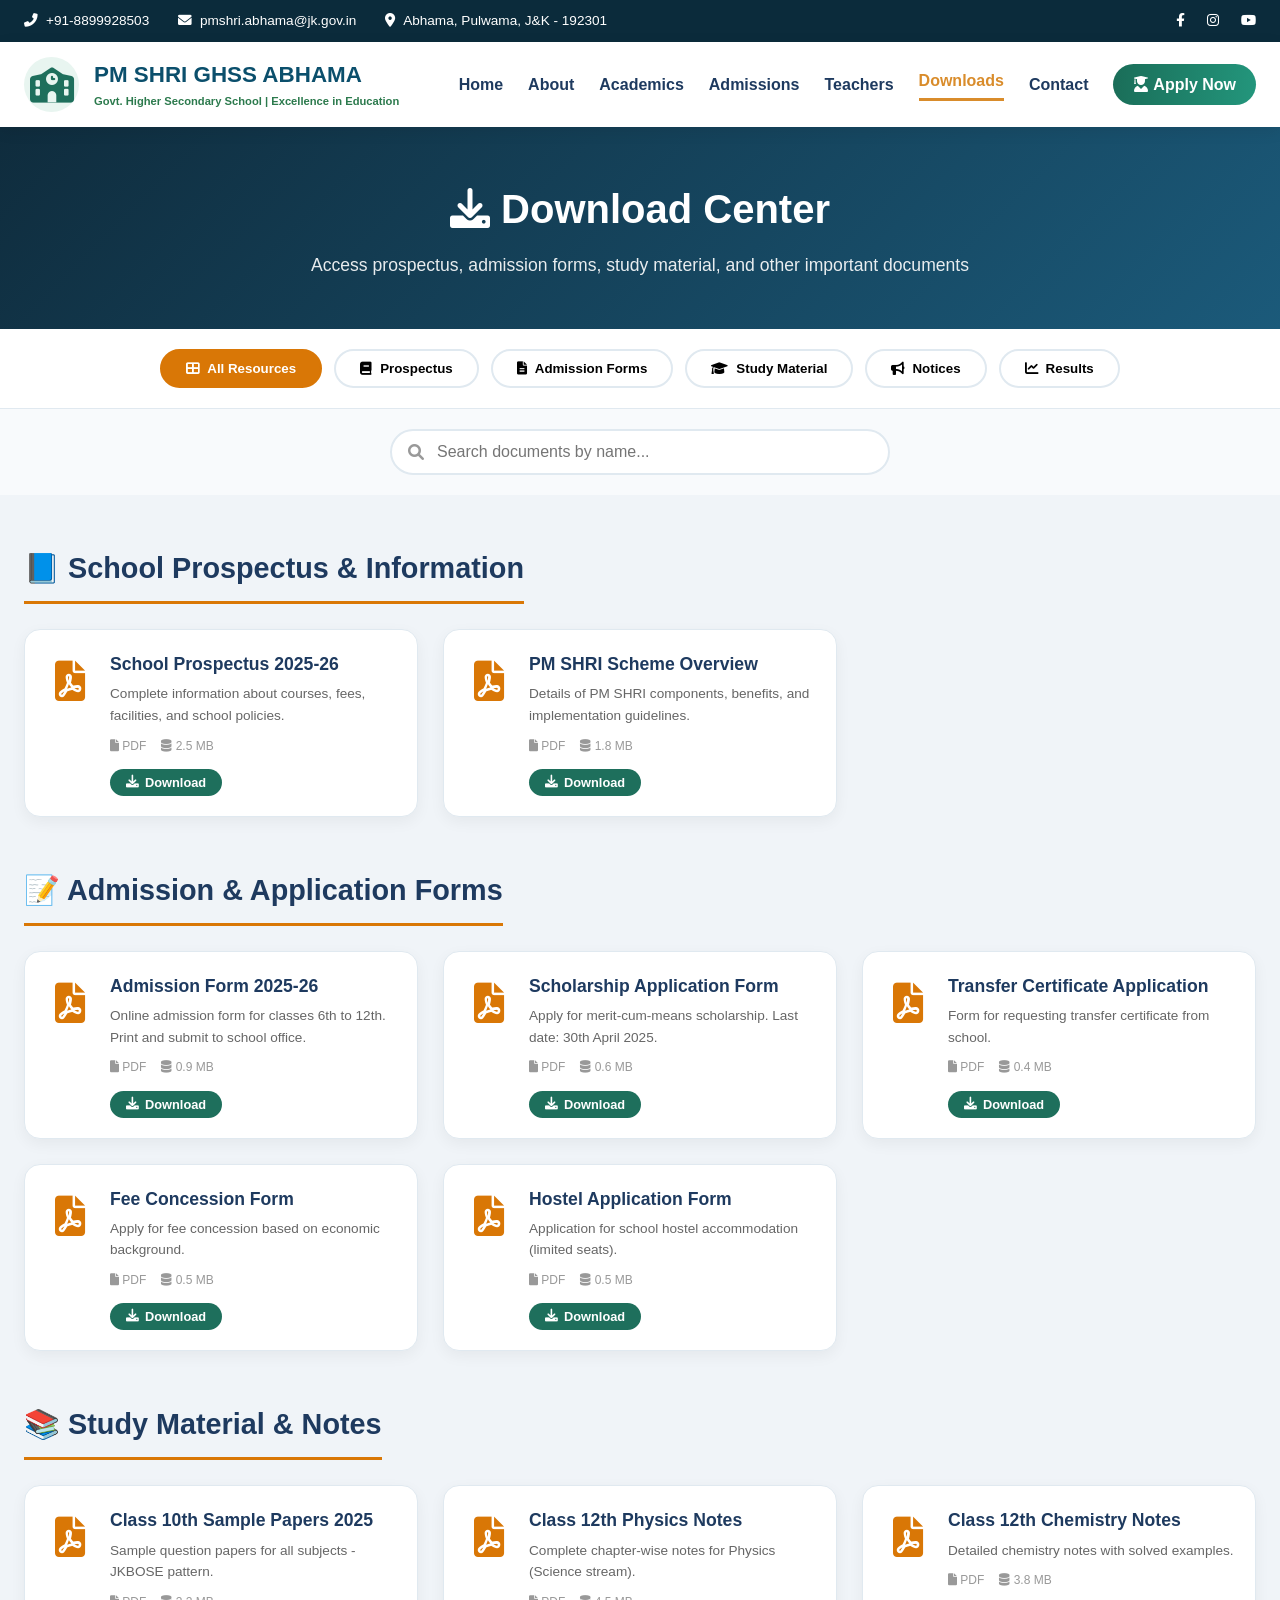
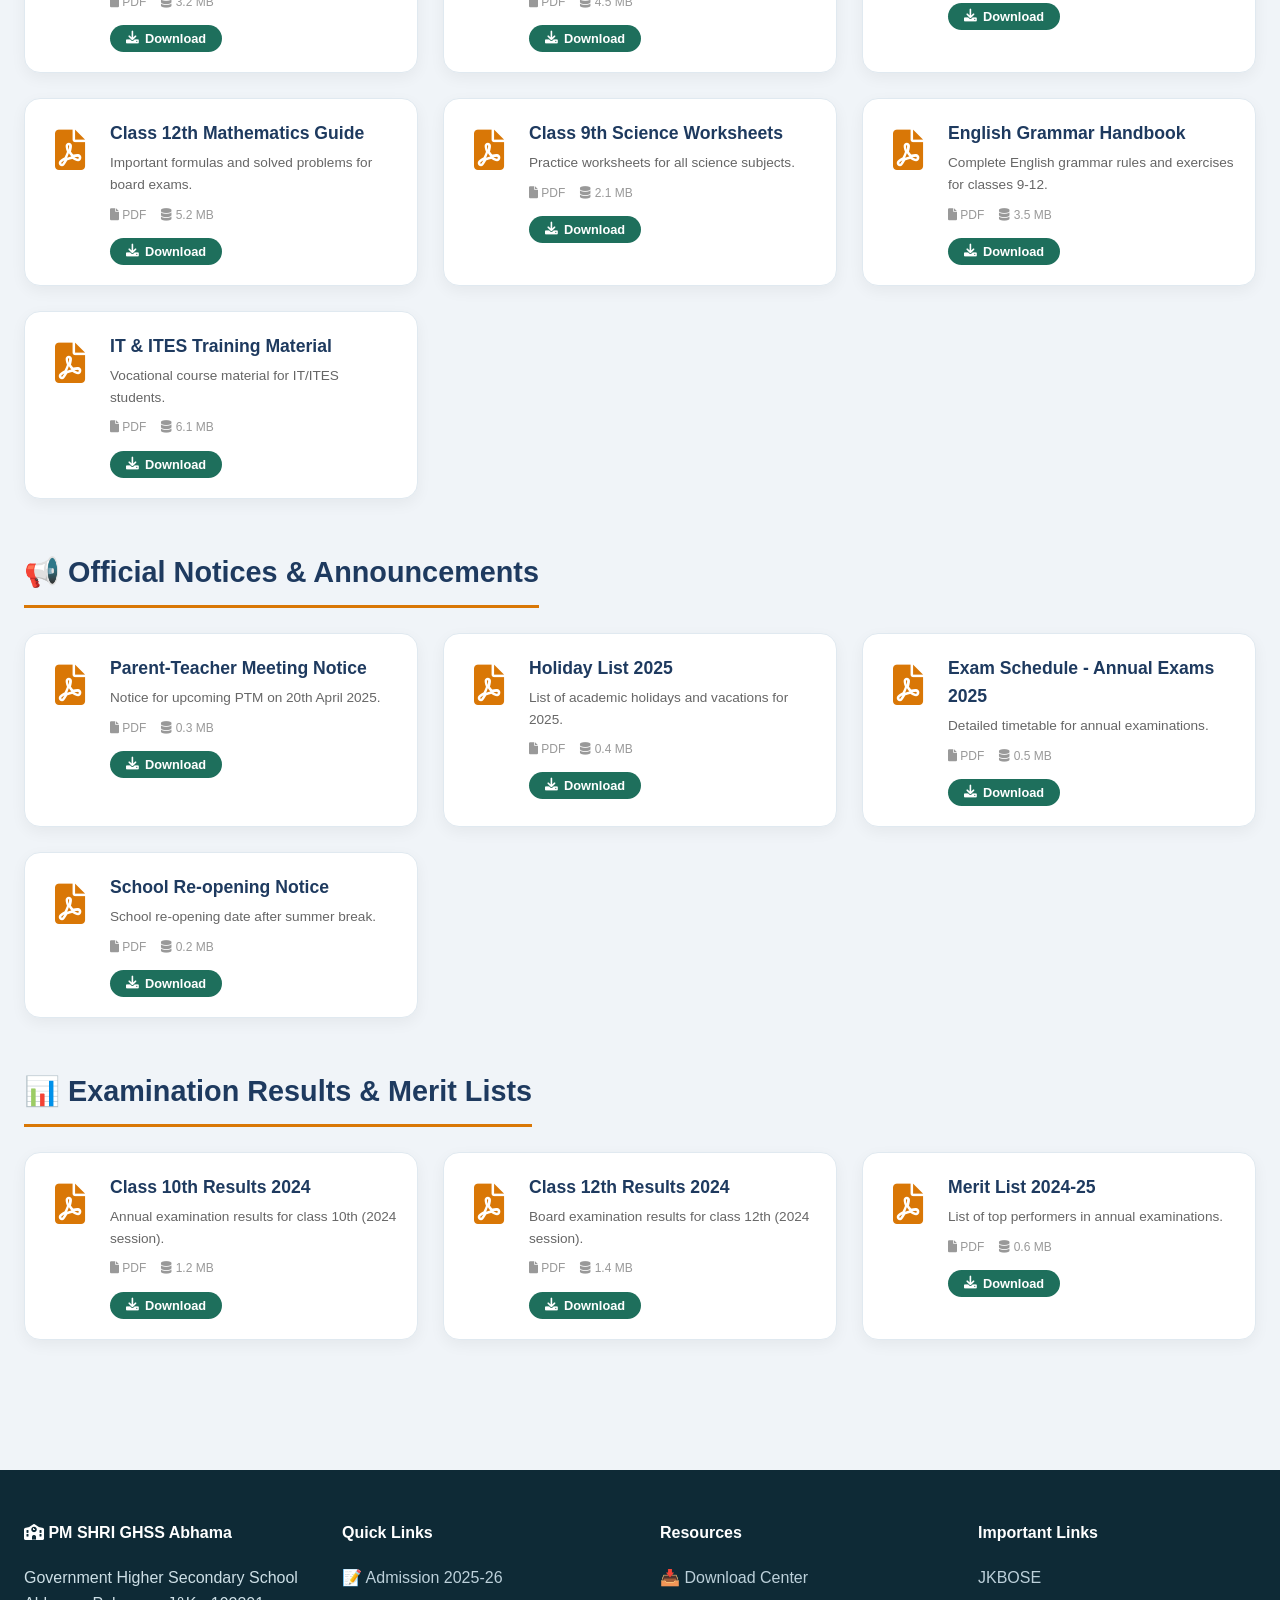
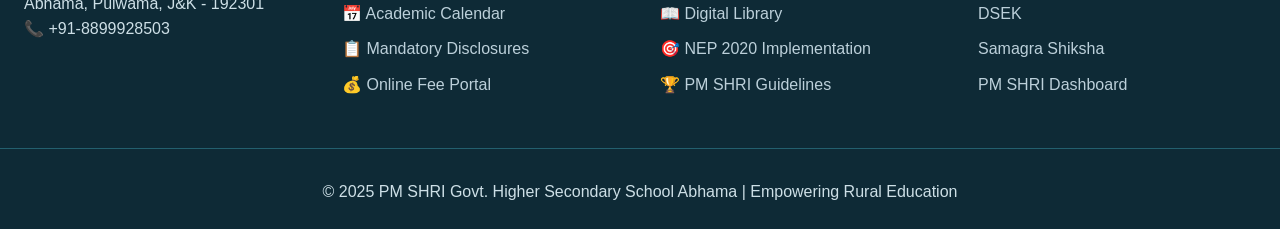
<file: downloads.html>
<!DOCTYPE html>
<html lang="en">

<head>
    <meta charset="UTF-8">
    <meta name="viewport" content="width=device-width, initial-scale=1.0, user-scalable=yes">
    <title>PM SHRI GHSS Abhama - Download Center | Prospectus, Forms & Study Material</title>
    <link rel="stylesheet" href="https://cdnjs.cloudflare.com/ajax/libs/font-awesome/6.0.0-beta3/css/all.min.css">
    <style>
        * {
            margin: 0;
            padding: 0;
            box-sizing: border-box;
        }

        body {
            font-family: 'Segoe UI', Tahoma, Geneva, Verdana, sans-serif;
            background: #f0f4f8;
            color: #1a2c3e;
            line-height: 1.6;
        }

        .container {
            max-width: 1280px;
            margin: 0 auto;
            padding: 0 24px;
        }

        /* Top Bar */
        .top-bar {
            background: #0b2b3b;
            color: white;
            padding: 10px 0;
            font-size: 0.85rem;
        }

        .top-bar .container {
            display: flex;
            justify-content: space-between;
            flex-wrap: wrap;
            gap: 15px;
        }

        .contact-info span {
            margin-right: 25px;
            display: inline-flex;
            align-items: center;
            gap: 8px;
        }

        .social-links a {
            color: white;
            margin-left: 18px;
            transition: 0.3s;
        }

        .social-links a:hover {
            color: #ffcd7e;
        }

        /* Header */
        .main-header {
            background: white;
            box-shadow: 0 4px 15px rgba(0, 0, 0, 0.08);
            position: sticky;
            top: 0;
            z-index: 1000;
        }

        .nav-container {
            display: flex;
            align-items: center;
            justify-content: space-between;
            flex-wrap: wrap;
            padding: 15px 24px;
            max-width: 1280px;
            margin: 0 auto;
        }

        .logo-area {
            display: flex;
            align-items: center;
            gap: 15px;
        }

        .logo-icon {
            font-size: 2.2rem;
            color: #1e6f5c;
            background: #e8f5f0;
            width: 55px;
            height: 55px;
            display: flex;
            align-items: center;
            justify-content: center;
            border-radius: 50%;
        }

        .logo-text h1 {
            font-size: 1.4rem;
            font-weight: 800;
            color: #0b4f6c;
        }

        .logo-text p {
            font-size: 0.7rem;
            font-weight: 600;
            color: #2c7a4d;
        }

        .nav-menu {
            display: flex;
            gap: 25px;
            align-items: center;
            flex-wrap: wrap;
        }

        .nav-menu a {
            text-decoration: none;
            font-weight: 600;
            color: #1e3a5f;
            transition: 0.3s;
            cursor: pointer;
        }

        .nav-menu a:hover,
        .nav-menu a.active {
            color: #d98c2b;
            border-bottom: 3px solid #d98c2b;
            padding-bottom: 4px;
        }

        .btn-admission {
            background: linear-gradient(95deg, #1a6d58, #23967c);
            color: white !important;
            padding: 8px 20px !important;
            border-radius: 40px;
            border-bottom: none !important;
        }

        .menu-icon {
            display: none;
            font-size: 1.8rem;
            cursor: pointer;
            color: #1e5a7a;
        }

        /* Page Header */
        .page-header {
            background: linear-gradient(135deg, #0f2c3d 0%, #1b5a7a 100%);
            padding: 50px 0;
            color: white;
            text-align: center;
        }

        .page-header h1 {
            font-size: 2.5rem;
            margin-bottom: 10px;
        }

        .page-header p {
            font-size: 1.1rem;
            opacity: 0.9;
        }

        /* Category Tabs */
        .category-tabs {
            background: white;
            padding: 20px 0;
            border-bottom: 1px solid #e0e9f0;
            position: sticky;
            top: 80px;
            z-index: 99;
        }

        .tabs-container {
            display: flex;
            flex-wrap: wrap;
            gap: 12px;
            justify-content: center;
        }

        .tab-btn {
            padding: 10px 24px;
            border: 2px solid #e0e9f0;
            background: white;
            border-radius: 40px;
            cursor: pointer;
            font-weight: 600;
            transition: 0.3s;
            display: flex;
            align-items: center;
            gap: 8px;
        }

        .tab-btn:hover,
        .tab-btn.active {
            background: #d97706;
            color: white;
            border-color: #d97706;
        }

        /* Search Bar */
        .search-bar {
            background: #f8fafc;
            padding: 20px 0;
        }

        .search-container {
            max-width: 500px;
            margin: 0 auto;
            position: relative;
        }

        .search-container input {
            width: 100%;
            padding: 12px 20px 12px 45px;
            border: 2px solid #e0e9f0;
            border-radius: 50px;
            font-size: 1rem;
        }

        .search-container i {
            position: absolute;
            left: 18px;
            top: 50%;
            transform: translateY(-50%);
            color: #999;
        }

        /* Downloads Grid */
        .downloads-section {
            padding: 50px 0;
        }

        .category-section {
            margin-bottom: 50px;
        }

        .category-title {
            font-size: 1.8rem;
            font-weight: 700;
            color: #1e3a5f;
            margin-bottom: 25px;
            padding-bottom: 10px;
            border-bottom: 3px solid #d97706;
            display: inline-block;
        }

        .downloads-grid {
            display: grid;
            grid-template-columns: repeat(auto-fill, minmax(320px, 1fr));
            gap: 25px;
        }

        .download-card {
            background: white;
            border-radius: 1rem;
            padding: 20px;
            box-shadow: 0 5px 15px rgba(0, 0, 0, 0.05);
            transition: all 0.3s ease;
            display: flex;
            align-items: flex-start;
            gap: 15px;
            border: 1px solid #e0e9f0;
        }

        .download-card:hover {
            transform: translateY(-5px);
            box-shadow: 0 15px 30px rgba(0, 0, 0, 0.1);
        }

        .file-icon {
            font-size: 2.5rem;
            color: #d97706;
            min-width: 50px;
            text-align: center;
        }

        .file-info {
            flex: 1;
        }

        .file-title {
            font-size: 1.1rem;
            font-weight: 700;
            color: #1e3a5f;
            margin-bottom: 5px;
        }

        .file-description {
            font-size: 0.85rem;
            color: #666;
            margin-bottom: 10px;
        }

        .file-meta {
            display: flex;
            gap: 15px;
            font-size: 0.75rem;
            color: #999;
            margin-bottom: 12px;
        }

        .download-btn {
            background: #1e6f5c;
            color: white;
            border: none;
            padding: 6px 16px;
            border-radius: 20px;
            cursor: pointer;
            font-size: 0.8rem;
            font-weight: 600;
            display: inline-flex;
            align-items: center;
            gap: 6px;
            transition: 0.3s;
            text-decoration: none;
        }

        .download-btn:hover {
            background: #0e5948;
            transform: scale(1.05);
        }

        /* Footer */
        footer {
            background: #0e2a36;
            color: #cddfe6;
            padding: 50px 0 25px;
            margin-top: 30px;
        }

        .footer-grid {
            display: grid;
            grid-template-columns: repeat(auto-fit, minmax(230px, 1fr));
            gap: 40px;
            margin-bottom: 40px;
        }

        .footer-col h4 {
            color: white;
            margin-bottom: 20px;
        }

        .footer-col a {
            color: #bcd0da;
            text-decoration: none;
            display: block;
            margin-bottom: 10px;
            transition: 0.3s;
        }

        .footer-col a:hover {
            color: #ffcd7e;
            padding-left: 5px;
        }

        .copyright {
            text-align: center;
            padding-top: 30px;
            border-top: 1px solid #235f6e;
        }

        .no-results {
            text-align: center;
            padding: 60px;
            color: #666;
        }

        @media (max-width: 900px) {
            .nav-menu {
                display: none;
                width: 100%;
                flex-direction: column;
                background: white;
                padding: 20px 0;
            }

            .nav-menu.show {
                display: flex;
            }

            .menu-icon {
                display: block;
            }

            .downloads-grid {
                grid-template-columns: 1fr;
            }
        }
    </style>
</head>

<body>
    <!-- Top Bar -->
    <div class="top-bar">
        <div class="container">
            <div class="contact-info">
                <span><i class="fas fa-phone-alt"></i> +91-8899928503</span>
                <span><i class="fas fa-envelope"></i> pmshri.abhama@jk.gov.in</span>
                <span><i class="fas fa-map-marker-alt"></i> Abhama, Pulwama, J&K - 192301</span>
            </div>
            <div class="social-links">
                <a href="#"><i class="fab fa-facebook-f"></i></a>
                <a href="#"><i class="fab fa-instagram"></i></a>
                <a href="#"><i class="fab fa-youtube"></i></a>
            </div>
        </div>
    </div>

    <!-- Header -->
    <header class="main-header">
        <div class="nav-container">
            <div class="logo-area">
                <div class="logo-icon"><i class="fas fa-school"></i></div>
                <div class="logo-text">
                    <h1>PM SHRI GHSS ABHAMA</h1>
                    <p>Govt. Higher Secondary School | Excellence in Education</p>
                </div>
            </div>
            <div class="menu-icon" id="menuToggle"><i class="fas fa-bars"></i></div>
            <nav class="nav-menu" id="navMenu">
                <a href="index.html">Home</a>
                <a href="index.html#about">About</a>
                <a href="index.html#academics">Academics</a>
                <a href="admission.html">Admissions</a>
                <a href="teachers.html">Teachers</a>
                <a href="#" class="active">Downloads</a>
                <a href="index.html#contact">Contact</a>
                <a href="admission.html" class="btn-admission"><i class="fas fa-user-graduate"></i> Apply Now</a>
            </nav>
        </div>
    </header>

    <!-- Page Header -->
    <section class="page-header">
        <div class="container">
            <h1><i class="fas fa-download"></i> Download Center</h1>
            <p>Access prospectus, admission forms, study material, and other important documents</p>
        </div>
    </section>

    <!-- Category Tabs -->
    <div class="category-tabs">
        <div class="container">
            <div class="tabs-container">
                <button class="tab-btn active" data-category="all"><i class="fas fa-th-large"></i> All
                    Resources</button>
                <button class="tab-btn" data-category="prospectus"><i class="fas fa-book"></i> Prospectus</button>
                <button class="tab-btn" data-category="forms"><i class="fas fa-file-alt"></i> Admission Forms</button>
                <button class="tab-btn" data-category="study"><i class="fas fa-graduation-cap"></i> Study
                    Material</button>
                <button class="tab-btn" data-category="notices"><i class="fas fa-bullhorn"></i> Notices</button>
                <button class="tab-btn" data-category="results"><i class="fas fa-chart-line"></i> Results</button>
            </div>
        </div>
    </div>

    <!-- Search Bar -->
    <div class="search-bar">
        <div class="container">
            <div class="search-container">
                <i class="fas fa-search"></i>
                <input type="text" id="searchInput" placeholder="Search documents by name...">
            </div>
        </div>
    </div>

    <!-- Downloads Section -->
    <div class="downloads-section">
        <div class="container" id="downloadsContainer"></div>
    </div>

    <!-- Footer -->
    <footer>
        <div class="container footer-grid">
            <div class="footer-col">
                <h4><i class="fas fa-school"></i> PM SHRI GHSS Abhama</h4>
                <p>Government Higher Secondary School</p>
                <p>Abhama, Pulwama, J&K - 192301</p>
                <p>📞 +91-8899928503</p>
            </div>
            <div class="footer-col">
                <h4>Quick Links</h4>
                <a href="admission.html">📝 Admission 2025-26</a>
                <a href="#">📅 Academic Calendar</a>
                <a href="#">📋 Mandatory Disclosures</a>
                <a href="#">💰 Online Fee Portal</a>
            </div>
            <div class="footer-col">
                <h4>Resources</h4>
                <a href="downloads.html">📥 Download Center</a>
                <a href="#">📖 Digital Library</a>
                <a href="#">🎯 NEP 2020 Implementation</a>
                <a href="#">🏆 PM SHRI Guidelines</a>
            </div>
            <div class="footer-col">
                <h4>Important Links</h4>
                <a href="#">JKBOSE</a>
                <a href="#">DSEK</a>
                <a href="#">Samagra Shiksha</a>
                <a href="#">PM SHRI Dashboard</a>
            </div>
        </div>
        <div class="copyright">
            <p>© 2025 PM SHRI Govt. Higher Secondary School Abhama | Empowering Rural Education</p>
        </div>
    </footer>

    <script>
        // Download Items Database
        const downloads = [
            // Prospectus
            { id: 1, title: "School Prospectus 2025-26", description: "Complete information about courses, fees, facilities, and school policies.", category: "prospectus", fileType: "pdf", fileSize: "2.5 MB", fileName: "prospectus_2025_26.pdf", icon: "fa-file-pdf" },
            { id: 2, title: "PM SHRI Scheme Overview", description: "Details of PM SHRI components, benefits, and implementation guidelines.", category: "prospectus", fileType: "pdf", fileSize: "1.8 MB", fileName: "pm_shri_overview.pdf", icon: "fa-file-pdf" },

            // Forms
            { id: 3, title: "Admission Form 2025-26", description: "Online admission form for classes 6th to 12th. Print and submit to school office.", category: "forms", fileType: "pdf", fileSize: "0.9 MB", fileName: "admission_form_2025.pdf", icon: "fa-file-alt" },
            { id: 4, title: "Scholarship Application Form", description: "Apply for merit-cum-means scholarship. Last date: 30th April 2025.", category: "forms", fileType: "pdf", fileSize: "0.6 MB", fileName: "scholarship_form.pdf", icon: "fa-file-alt" },
            { id: 5, title: "Transfer Certificate Application", description: "Form for requesting transfer certificate from school.", category: "forms", fileType: "pdf", fileSize: "0.4 MB", fileName: "tc_application.pdf", icon: "fa-file-alt" },
            { id: 6, title: "Fee Concession Form", description: "Apply for fee concession based on economic background.", category: "forms", fileType: "pdf", fileSize: "0.5 MB", fileName: "fee_concession.pdf", icon: "fa-file-alt" },
            { id: 7, title: "Hostel Application Form", description: "Application for school hostel accommodation (limited seats).", category: "forms", fileType: "pdf", fileSize: "0.5 MB", fileName: "hostel_form.pdf", icon: "fa-file-alt" },

            // Study Material
            { id: 8, title: "Class 10th Sample Papers 2025", description: "Sample question papers for all subjects - JKBOSE pattern.", category: "study", fileType: "pdf", fileSize: "3.2 MB", fileName: "class10_sample_papers.pdf", icon: "fa-file-pdf" },
            { id: 9, title: "Class 12th Physics Notes", description: "Complete chapter-wise notes for Physics (Science stream).", category: "study", fileType: "pdf", fileSize: "4.5 MB", fileName: "physics_notes_class12.pdf", icon: "fa-file-pdf" },
            { id: 10, title: "Class 12th Chemistry Notes", description: "Detailed chemistry notes with solved examples.", category: "study", fileType: "pdf", fileSize: "3.8 MB", fileName: "chemistry_notes.pdf", icon: "fa-file-pdf" },
            { id: 11, title: "Class 12th Mathematics Guide", description: "Important formulas and solved problems for board exams.", category: "study", fileType: "pdf", fileSize: "5.2 MB", fileName: "maths_guide.pdf", icon: "fa-file-pdf" },
            { id: 12, title: "Class 9th Science Worksheets", description: "Practice worksheets for all science subjects.", category: "study", fileType: "pdf", fileSize: "2.1 MB", fileName: "class9_worksheets.pdf", icon: "fa-file-pdf" },
            { id: 13, title: "English Grammar Handbook", description: "Complete English grammar rules and exercises for classes 9-12.", category: "study", fileType: "pdf", fileSize: "3.5 MB", fileName: "english_grammar.pdf", icon: "fa-file-pdf" },
            { id: 14, title: "IT & ITES Training Material", description: "Vocational course material for IT/ITES students.", category: "study", fileType: "pdf", fileSize: "6.1 MB", fileName: "ites_training.pdf", icon: "fa-file-pdf" },

            // Notices
            { id: 15, title: "Parent-Teacher Meeting Notice", description: "Notice for upcoming PTM on 20th April 2025.", category: "notices", fileType: "pdf", fileSize: "0.3 MB", fileName: "ptm_notice.pdf", icon: "fa-file-alt" },
            { id: 16, title: "Holiday List 2025", description: "List of academic holidays and vacations for 2025.", category: "notices", fileType: "pdf", fileSize: "0.4 MB", fileName: "holiday_list_2025.pdf", icon: "fa-file-alt" },
            { id: 17, title: "Exam Schedule - Annual Exams 2025", description: "Detailed timetable for annual examinations.", category: "notices", fileType: "pdf", fileSize: "0.5 MB", fileName: "exam_schedule.pdf", icon: "fa-file-alt" },
            { id: 18, title: "School Re-opening Notice", description: "School re-opening date after summer break.", category: "notices", fileType: "pdf", fileSize: "0.2 MB", fileName: "reopening_notice.pdf", icon: "fa-file-alt" },

            // Results
            { id: 19, title: "Class 10th Results 2024", description: "Annual examination results for class 10th (2024 session).", category: "results", fileType: "pdf", fileSize: "1.2 MB", fileName: "class10_results_2024.pdf", icon: "fa-chart-line" },
            { id: 20, title: "Class 12th Results 2024", description: "Board examination results for class 12th (2024 session).", category: "results", fileType: "pdf", fileSize: "1.4 MB", fileName: "class12_results_2024.pdf", icon: "fa-chart-line" },
            { id: 21, title: "Merit List 2024-25", description: "List of top performers in annual examinations.", category: "results", fileType: "pdf", fileSize: "0.6 MB", fileName: "merit_list.pdf", icon: "fa-trophy" }
        ];

        let currentCategory = "all";
        let currentSearch = "";

        function getFileIcon(fileType) {
            const icons = {
                pdf: "fa-file-pdf",
                doc: "fa-file-word",
                xls: "fa-file-excel",
                ppt: "fa-file-powerpoint",
                zip: "fa-file-archive",
                default: "fa-file"
            };
            return icons[fileType] || icons.default;
        }

        function formatFileSize(bytes) {
            if (bytes < 1024) return bytes + " B";
            if (bytes < 1048576) return (bytes / 1024).toFixed(1) + " KB";
            return (bytes / 1048576).toFixed(1) + " MB";
        }

        function renderDownloads() {
            let filtered = downloads.filter(item => {
                if (currentCategory !== "all" && item.category !== currentCategory) return false;
                if (currentSearch) {
                    const searchLower = currentSearch.toLowerCase();
                    return item.title.toLowerCase().includes(searchLower) ||
                        item.description.toLowerCase().includes(searchLower);
                }
                return true;
            });

            const container = document.getElementById('downloadsContainer');

            if (filtered.length === 0) {
                container.innerHTML = '<div class="no-results"><i class="fas fa-search" style="font-size: 3rem; opacity: 0.3;"></i><p>No documents found matching your search.</p></div>';
                return;
            }

            // Group by category
            const grouped = {};
            filtered.forEach(item => {
                if (!grouped[item.category]) grouped[item.category] = [];
                grouped[item.category].push(item);
            });

            const categoryNames = {
                prospectus: "📘 School Prospectus & Information",
                forms: "📝 Admission & Application Forms",
                study: "📚 Study Material & Notes",
                notices: "📢 Official Notices & Announcements",
                results: "📊 Examination Results & Merit Lists"
            };

            let html = '';
            for (const [cat, items] of Object.entries(grouped)) {
                html += `
                    <div class="category-section">
                        <h2 class="category-title">${categoryNames[cat] || cat}</h2>
                        <div class="downloads-grid">
                `;
                items.forEach(item => {
                    const iconClass = getFileIcon(item.fileType);
                    html += `
                        <div class="download-card" data-category="${item.category}">
                            <div class="file-icon">
                                <i class="fas ${iconClass}"></i>
                            </div>
                            <div class="file-info">
                                <h3 class="file-title">${item.title}</h3>
                                <p class="file-description">${item.description}</p>
                                <div class="file-meta">
                                    <span><i class="fas fa-file"></i> ${item.fileType.toUpperCase()}</span>
                                    <span><i class="fas fa-database"></i> ${item.fileSize}</span>
                                </div>
                                <button class="download-btn" onclick="downloadFile('${item.fileName}', '${item.title}')">
                                    <i class="fas fa-download"></i> Download
                                </button>
                            </div>
                        </div>
                    `;
                });
                html += `</div></div>`;
            }
            container.innerHTML = html;
        }

        function downloadFile(fileName, title) {
            // Simulate download - in real scenario, this would point to actual file path
            // For demo, we create a text file with info
            const content = `This is a sample download for: ${title}\n\nIn a real implementation, this would be the actual ${fileName} file.\n\nPM SHRI GHSS Abhama - Official Document`;
            const blob = new Blob([content], { type: 'application/pdf' });
            const url = URL.createObjectURL(blob);
            const a = document.createElement('a');
            a.href = url;
            a.download = fileName;
            document.body.appendChild(a);
            a.click();
            document.body.removeChild(a);
            URL.revokeObjectURL(url);

            // Show notification
            alert(`Download started: ${title}\n\nFile will be saved as ${fileName}`);
        }

        // Event Listeners
        document.querySelectorAll('.tab-btn').forEach(btn => {
            btn.addEventListener('click', () => {
                document.querySelectorAll('.tab-btn').forEach(b => b.classList.remove('active'));
                btn.classList.add('active');
                currentCategory = btn.getAttribute('data-category');
                renderDownloads();
            });
        });

        document.getElementById('searchInput').addEventListener('input', (e) => {
            currentSearch = e.target.value;
            renderDownloads();
        });

        // Mobile menu toggle
        const menuToggle = document.getElementById('menuToggle');
        const navMenu = document.getElementById('navMenu');
        menuToggle.addEventListener('click', () => navMenu.classList.toggle('show'));

        // Initial render
        renderDownloads();
    </script>
</body>

</html>
</file>
